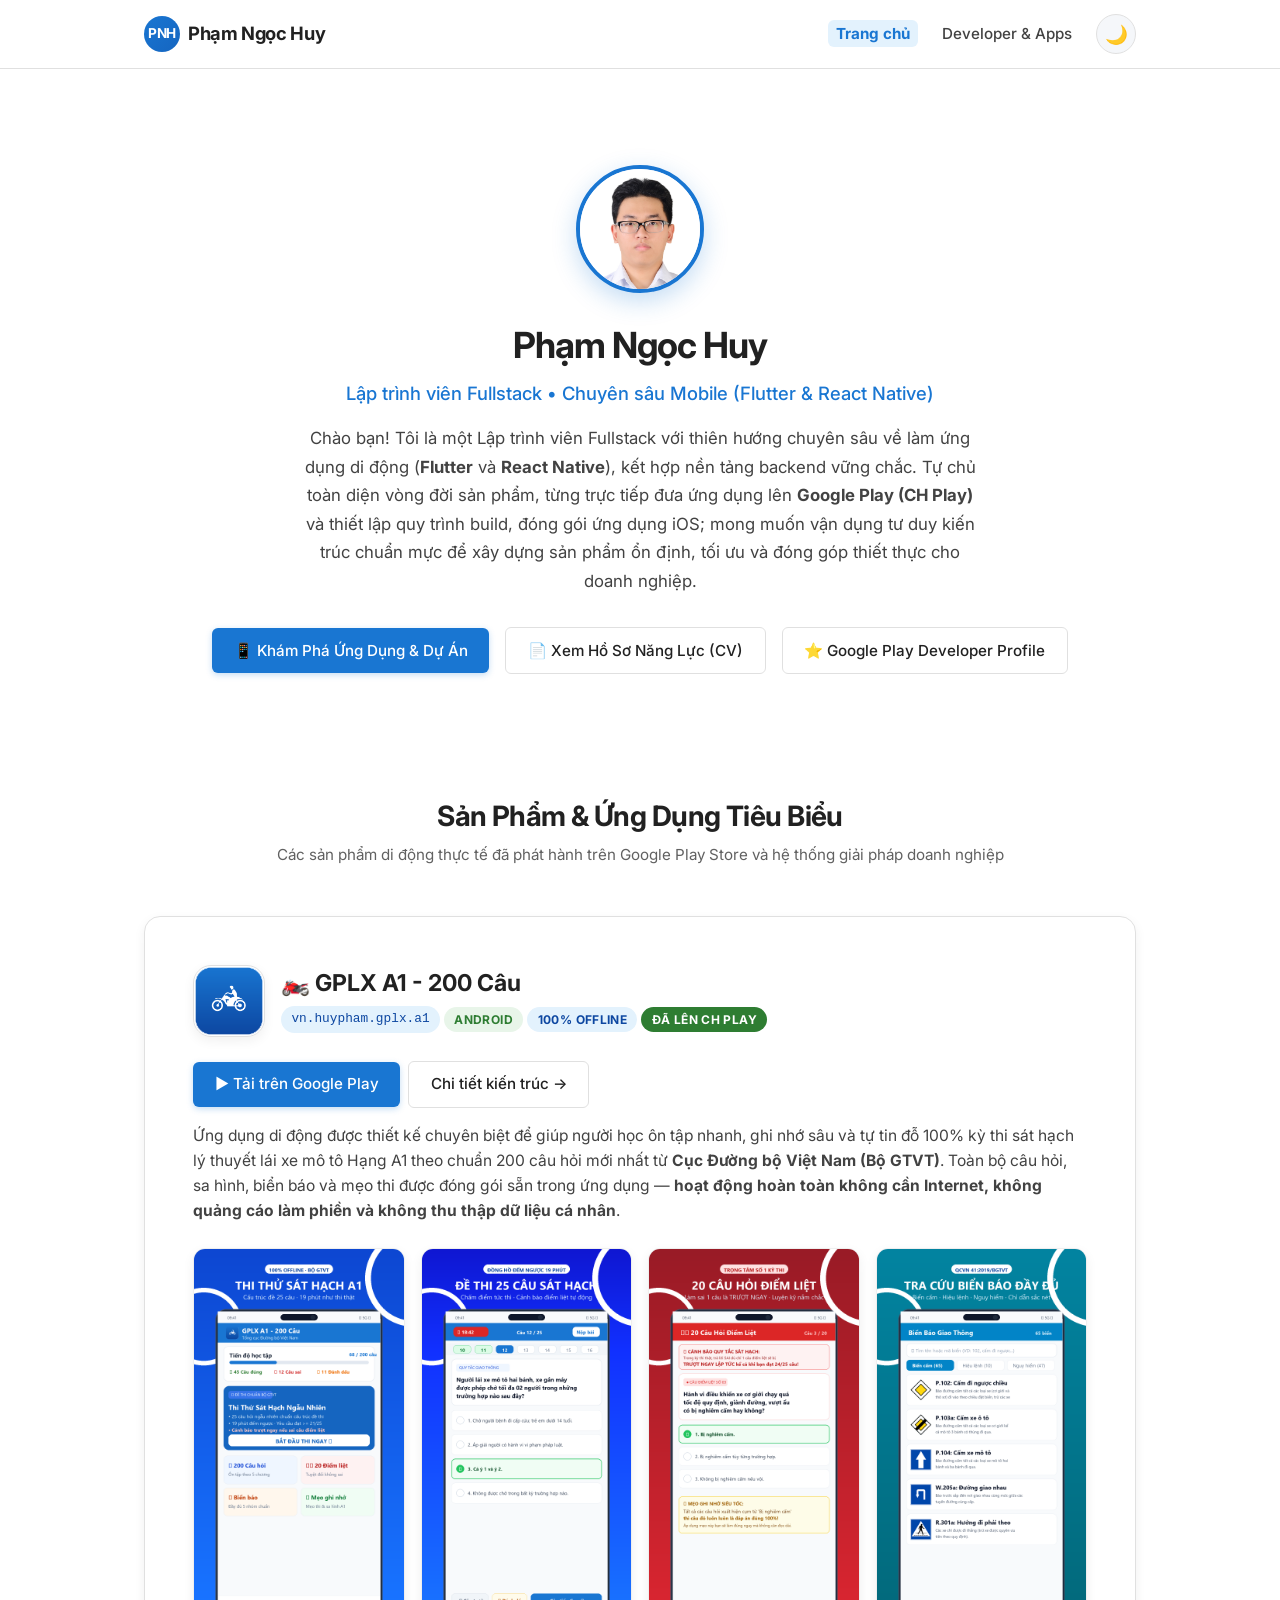
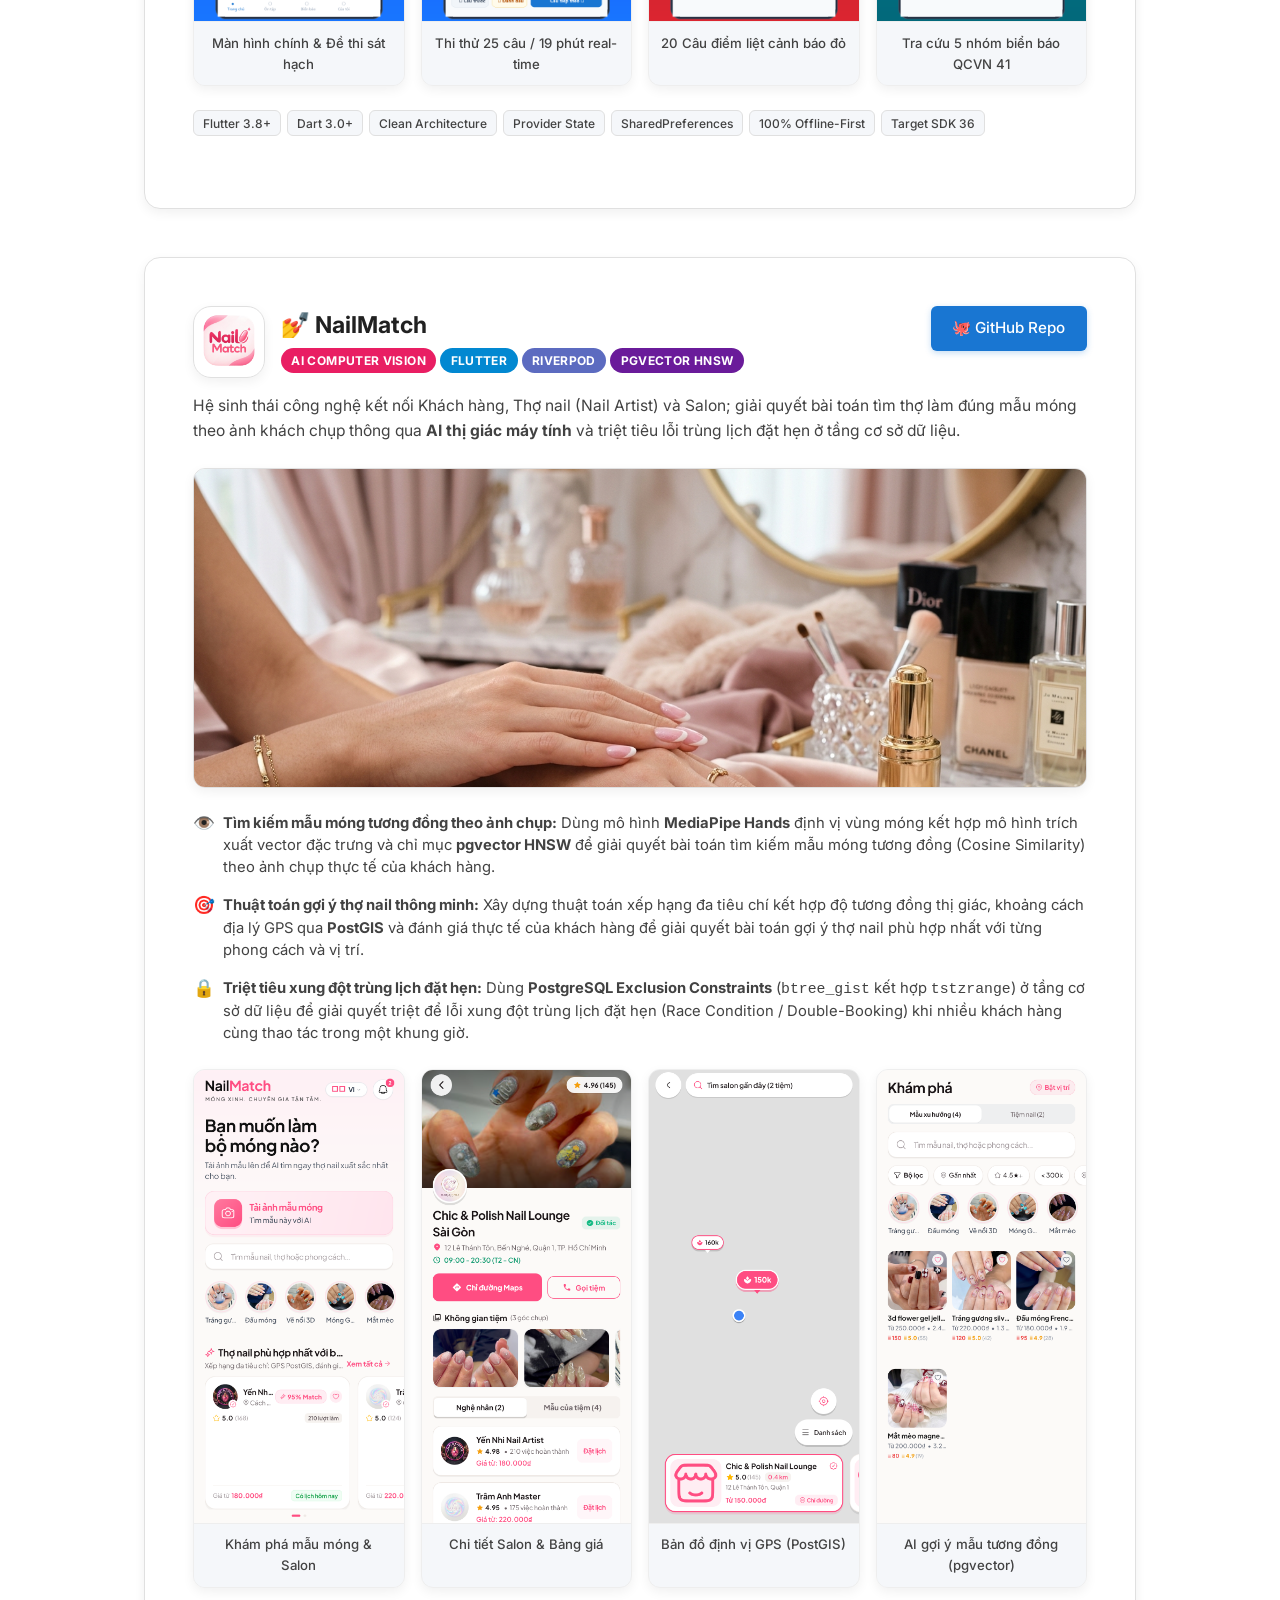
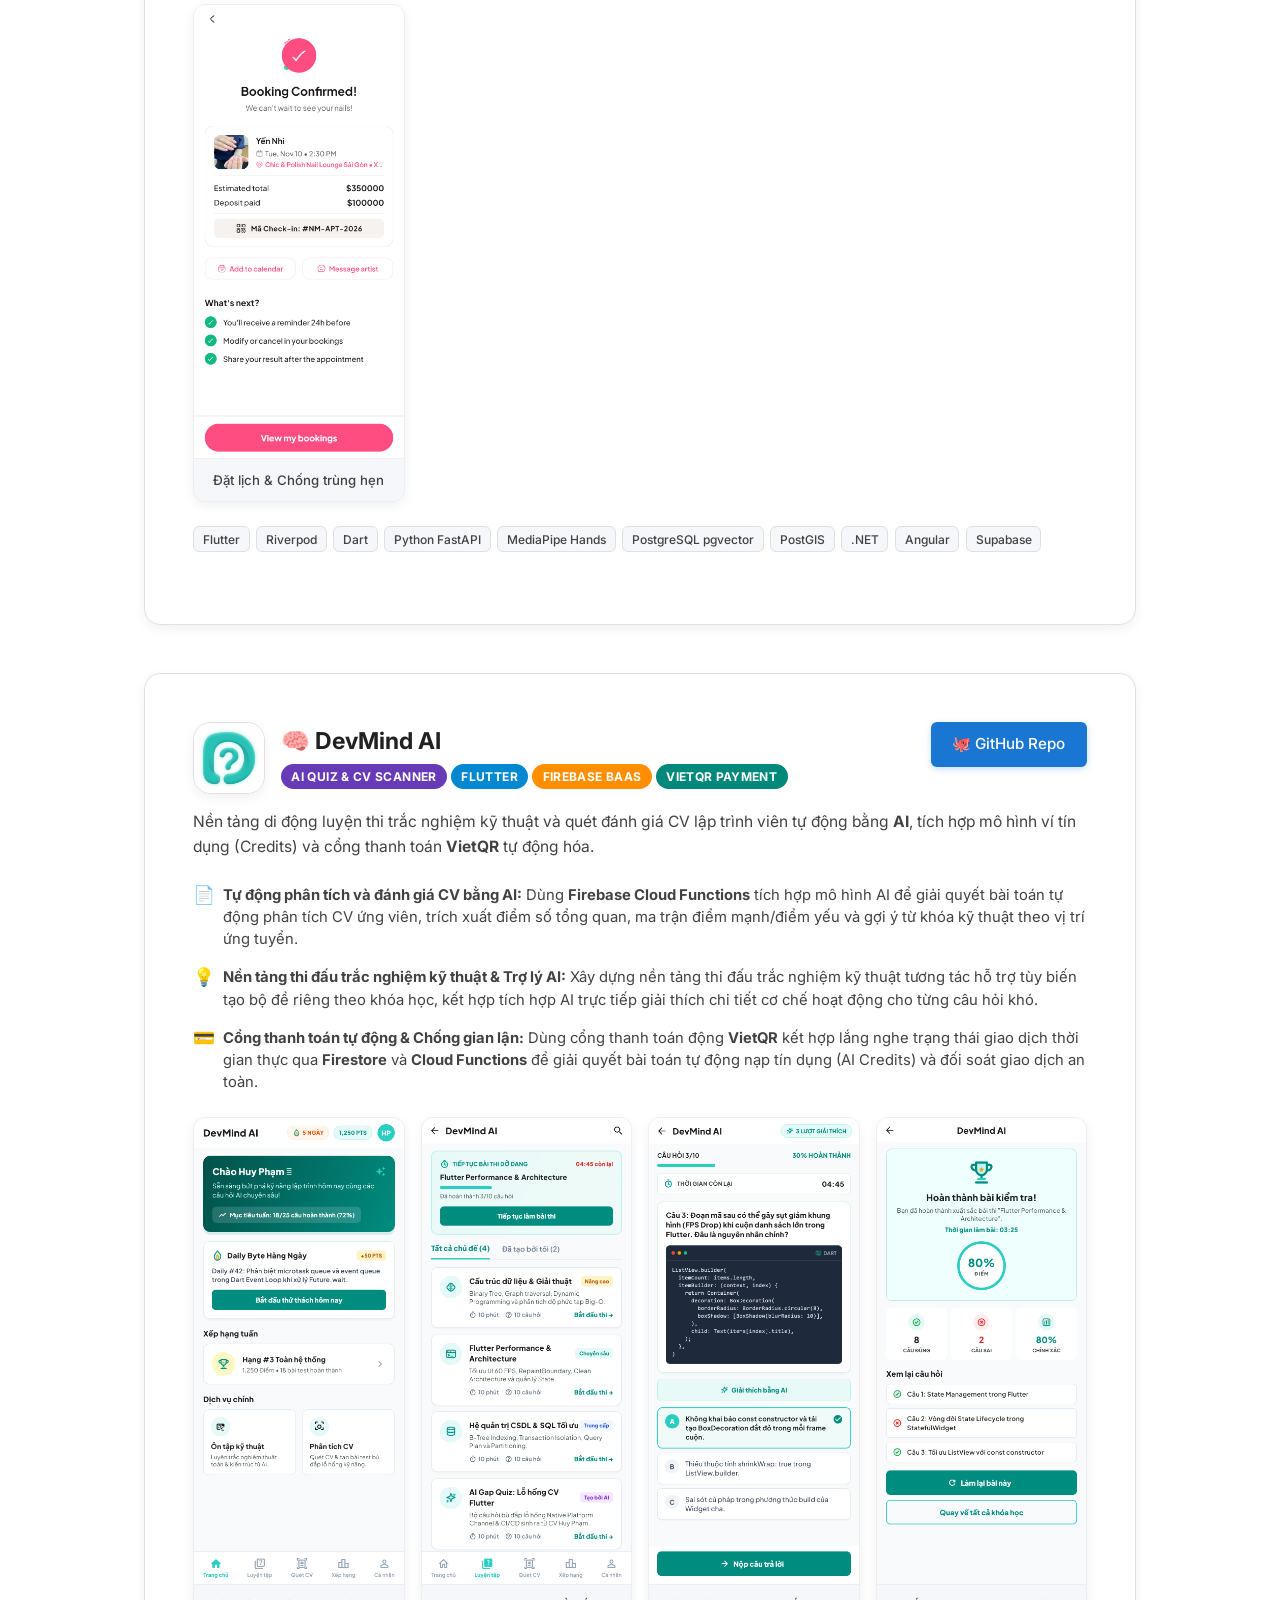
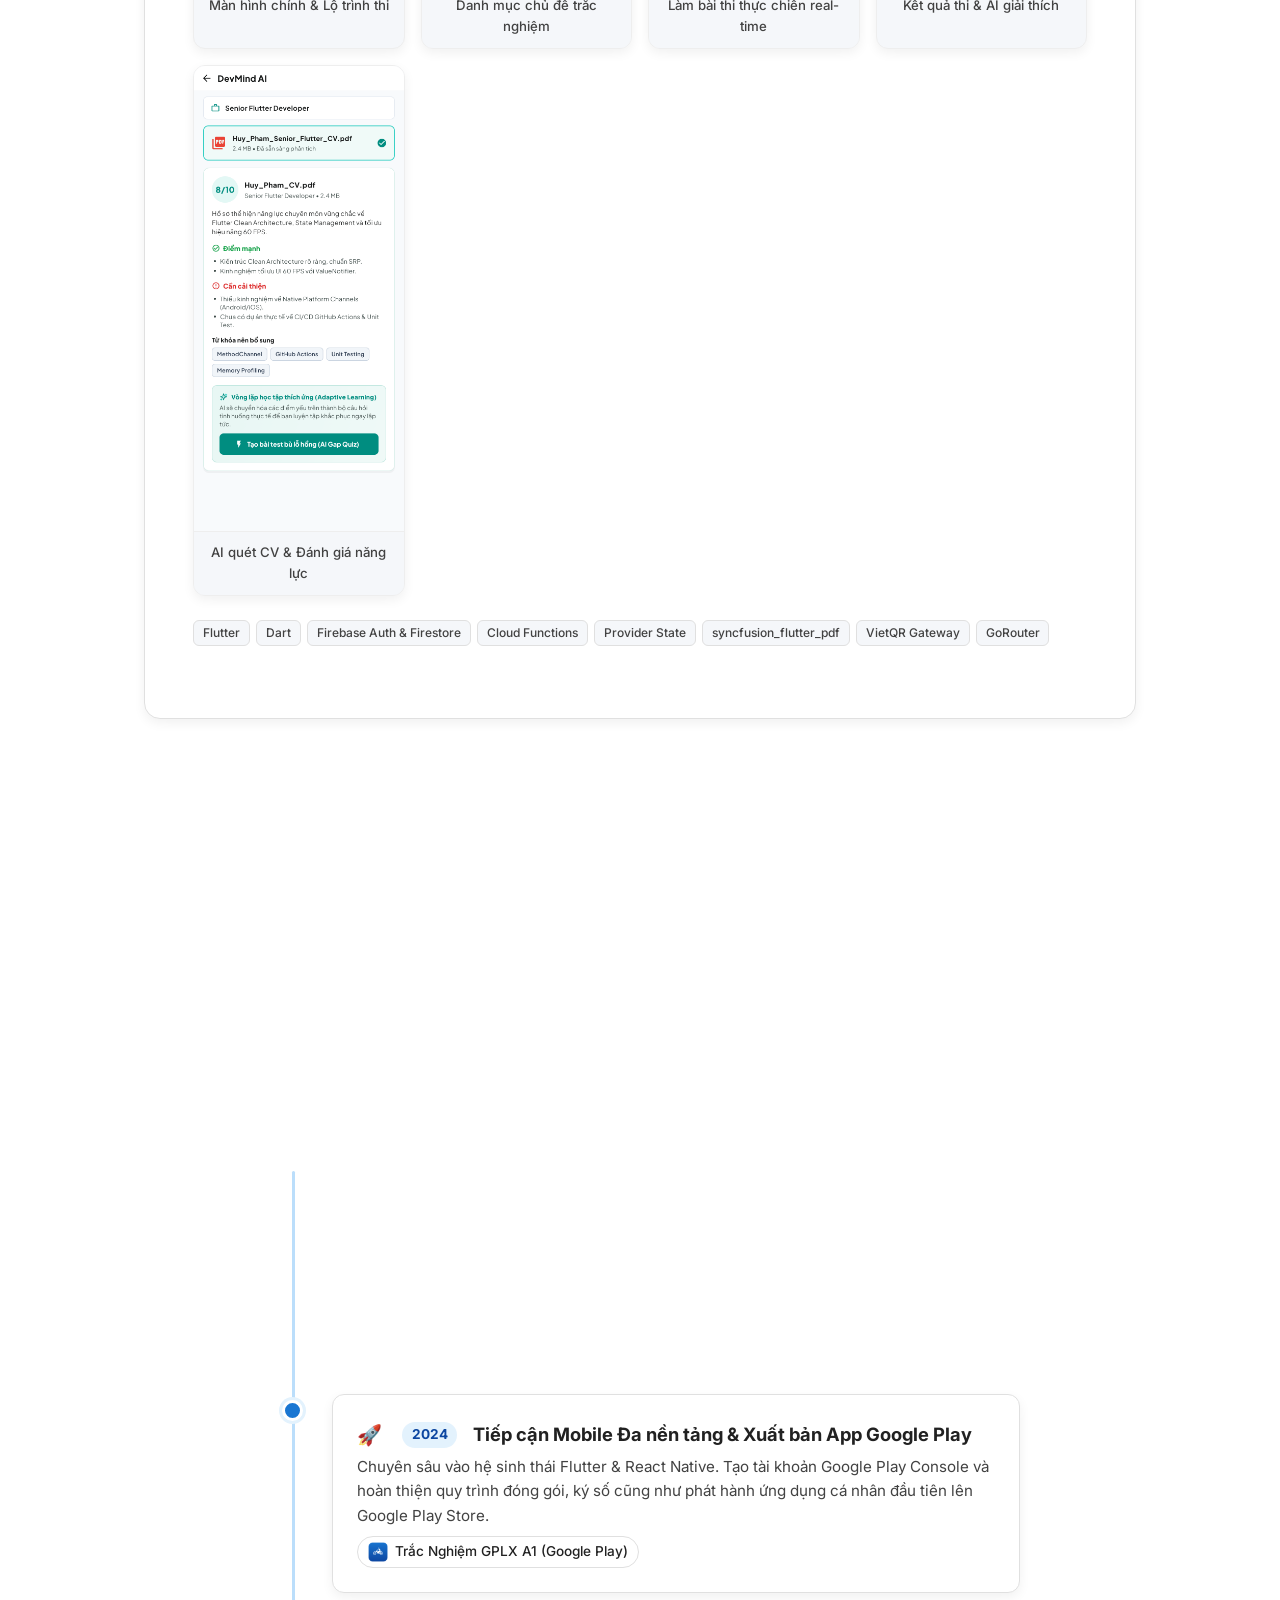
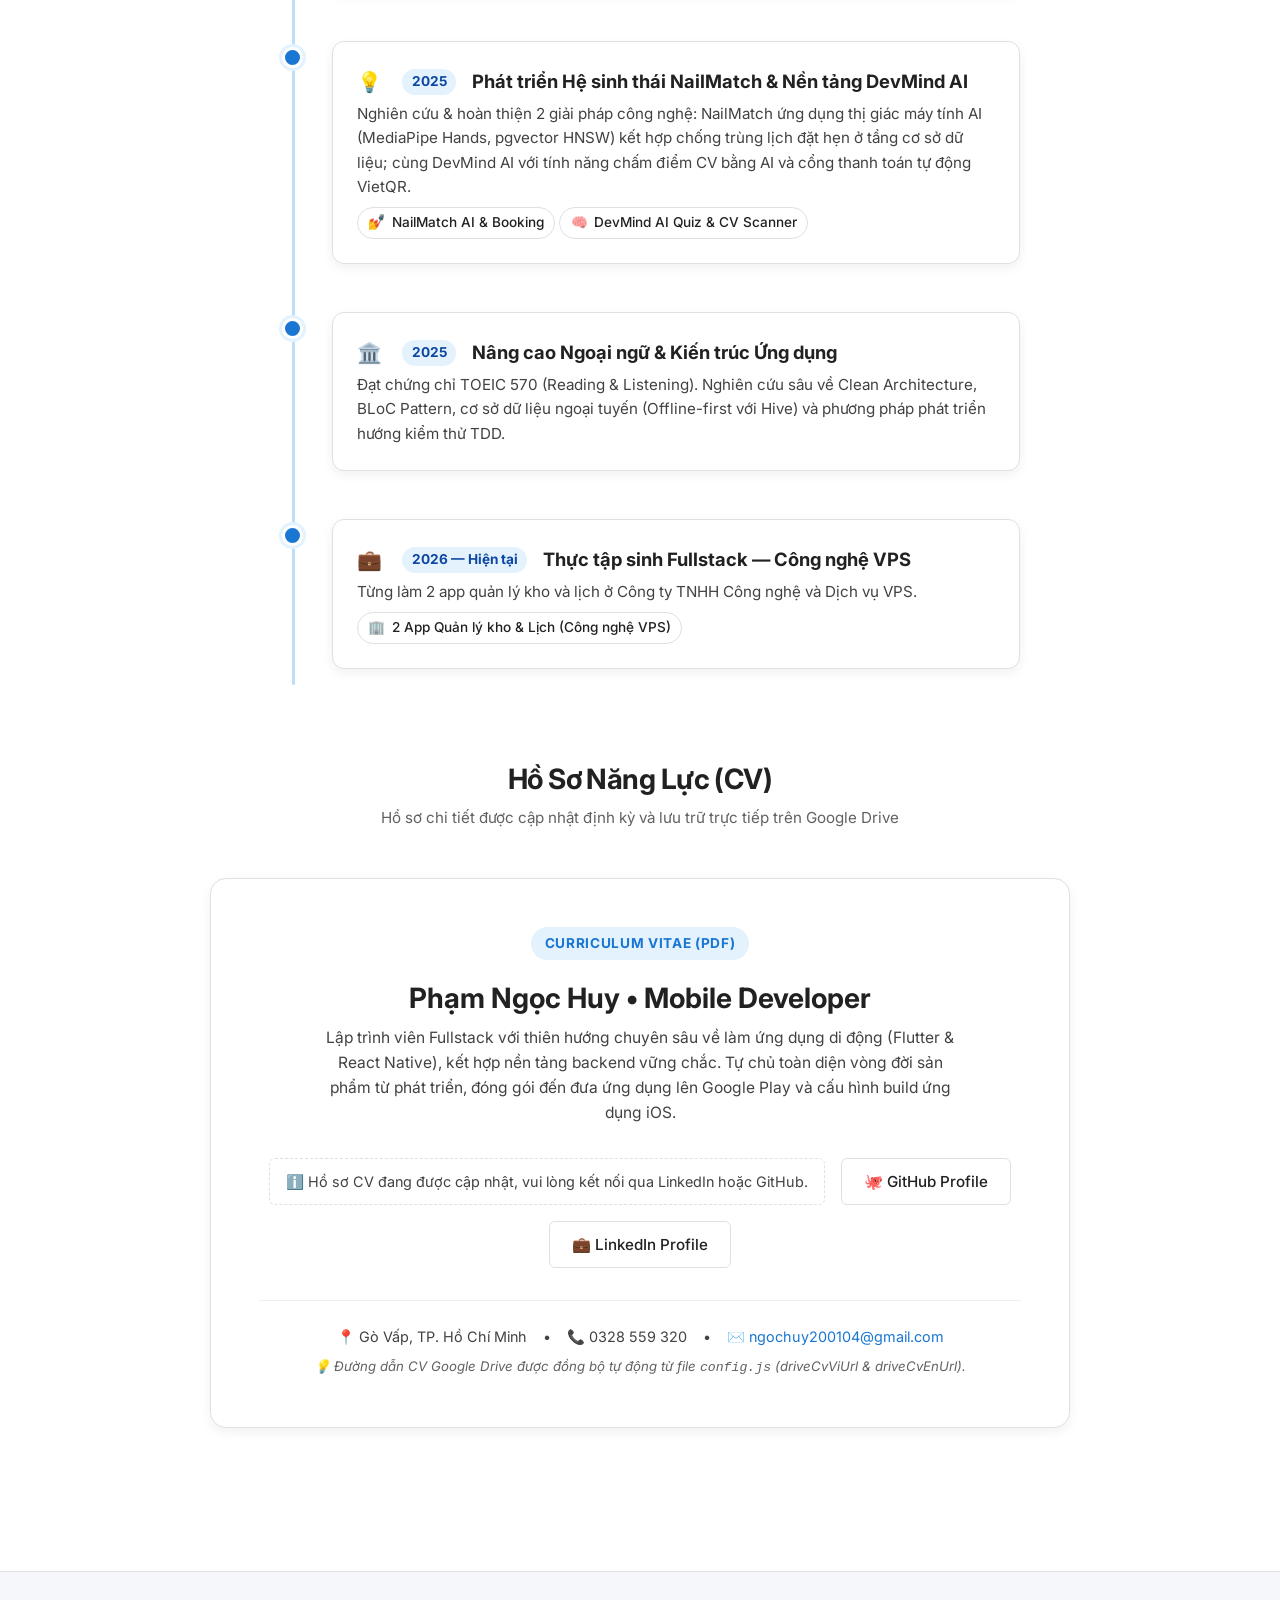
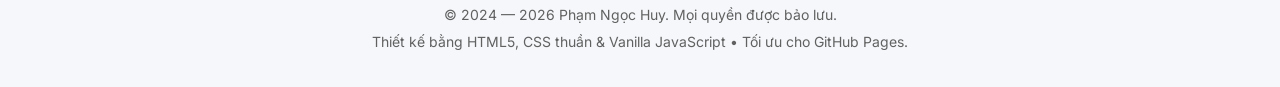
<file: index.html>
<!DOCTYPE html>
<html lang="vi">
<head>
  <meta charset="UTF-8">
  <meta name="viewport" content="width=device-width, initial-scale=1.0">
  <title>Phạm Ngọc Huy — Mobile Developer Portfolio &amp; Published Apps</title>
  <meta name="description" content="Website cá nhân &amp; Hồ sơ năng lực của Phạm Ngọc Huy — Kỹ sư Lập trình Di động (Flutter &amp; React Native), T-Shaped Mobile Engineer.">
  <link rel="icon" type="image/svg+xml" href="assets/favicon.svg">
  
  <!-- Google Fonts: Inter -->
  <link rel="preconnect" href="https://fonts.googleapis.com">
  <link rel="preconnect" href="https://fonts.gstatic.com" crossorigin>
  <link href="https://fonts.googleapis.com/css2?family=Inter:wght@400;500;700&display=swap" rel="stylesheet">
  
  <!-- Shared Stylesheet -->
  <link rel="stylesheet" href="css/style.css">
</head>
<body>

  <!-- ========================================================================
       SITE HEADER & NAVIGATION BAR
       ======================================================================== -->
  <header class="site-header">
    <div class="container nav-container">
      <a href="index.html" class="brand-link" aria-label="Trang chủ Phạm Ngọc Huy">
        <span class="brand-badge">PNH</span>
        <span>Phạm Ngọc Huy</span>
      </a>

      <div class="nav-controls">
        <nav aria-label="Menu chính">
          <ul class="nav-links" id="nav-links">
            <li><a href="index.html" class="nav-link active">Trang chủ</a></li>
            <li><a href="developer.html" class="nav-link">Developer &amp; Apps</a></li>
          </ul>
        </nav>

        <!-- Dark Mode Toggle Button -->
        <button id="theme-toggle" class="theme-toggle" type="button" aria-label="Chuyển đổi giao diện Sáng/Tối" title="Chuyển đổi giao diện">
          🌙
        </button>

        <!-- Mobile Navigation Hamburger -->
        <button id="nav-toggle" class="nav-toggle" type="button" aria-label="Mở menu điều hướng" aria-expanded="false" aria-controls="nav-links">
          ☰
        </button>
      </div>
    </div>
  </header>

  <!-- ========================================================================
       MAIN CONTENT
       ======================================================================== -->
  <main class="main-content">
    <div class="container">
      
      <!-- HERO SECTION -->
      <section class="hero-section reveal" aria-labelledby="hero-title">
        <div class="hero-avatar" aria-label="Avatar Phạm Ngọc Huy">
          <img src="assets/avatar.JPG" alt="Phạm Ngọc Huy" class="hero-avatar-img">
        </div>
        
        <h1 id="hero-title" class="hero-title">Phạm Ngọc Huy</h1>
        <p class="hero-subtitle">Lập trình viên Fullstack &bull; Chuyên sâu Mobile (Flutter &amp; React Native)</p>
        
        <p class="hero-bio">
          Chào bạn! Tôi là một Lập trình viên Fullstack với thiên hướng chuyên sâu về làm ứng dụng di động (<strong>Flutter</strong> và <strong>React Native</strong>), kết hợp nền tảng backend vững chắc. Tự chủ toàn diện vòng đời sản phẩm, từng trực tiếp đưa ứng dụng lên <strong>Google Play (CH Play)</strong> và thiết lập quy trình build, đóng gói ứng dụng iOS; mong muốn vận dụng tư duy kiến trúc chuẩn mực để xây dựng sản phẩm ổn định, tối ưu và đóng góp thiết thực cho doanh nghiệp.
        </p>

        <!-- Call to Action Buttons -->
        <div class="hero-cta">
          <a href="#featured-apps" class="btn btn-primary">📱 Khám Phá Ứng Dụng &amp; Dự Án</a>
          <a href="#cv-section" class="btn btn-outline">📄 Xem Hồ Sơ Năng Lực (CV)</a>
          <a href="developer.html" class="btn btn-outline">⭐ Google Play Developer Profile</a>
        </div>
      </section>

      <!-- ====================================================================
           FEATURED APPS & SHOWCASE SECTION
           ==================================================================== -->
      <section id="featured-apps" class="featured-showcase" aria-labelledby="featured-apps-heading">
        <h2 id="featured-apps-heading" class="section-title reveal">Sản Phẩm &amp; Ứng Dụng Tiêu Biểu</h2>
        <p class="section-desc reveal">Các sản phẩm di động thực tế đã phát hành trên Google Play Store và hệ thống giải pháp doanh nghiệp</p>

        <!-- APP 1: GPLX A1 - 200 CÂU (CH PLAY) -->
        <article id="app-gplx" class="home-app-card reveal">
          <div class="home-app-header">
            <div class="home-app-identity">
              <img src="assets/tracnghiemlaixea1/icon_512x512.png" alt="Icon GPLX A1 - 200 Câu" class="home-app-icon">
              <div class="home-app-info">
                <h3 class="home-app-title">🏍️ GPLX A1 - 200 Câu</h3>
                <div class="home-app-badges">
                  <span class="app-package-badge">vn.huypham.gplx.a1</span>
                  <span class="badge badge-android">Android</span>
                  <span class="badge badge-crossplatform">100% Offline</span>
                  <span class="badge" style="background-color: #2E7D32; color: #FFFFFF;">Đã lên CH Play</span>
                </div>
              </div>
            </div>
            <div class="home-app-actions">
              <a href="#" target="_blank" rel="noopener noreferrer" class="btn btn-primary btn-playstore" data-config="playStoreUrl" title="Mở trang ứng dụng trên Google Play">
                ▶ Tải trên Google Play
              </a>
              <a href="developer.html" class="btn btn-outline" title="Xem chi tiết kỹ thuật và kiến trúc ứng dụng">
                Chi tiết kiến trúc &rarr;
              </a>
            </div>
          </div>

          <p class="home-app-desc">
            Ứng dụng di động được thiết kế chuyên biệt để giúp người học ôn tập nhanh, ghi nhớ sâu và tự tin đỗ 100% kỳ thi sát hạch lý thuyết lái xe mô tô Hạng A1 theo chuẩn 200 câu hỏi mới nhất từ <strong>Cục Đường bộ Việt Nam (Bộ GTVT)</strong>. Toàn bộ câu hỏi, sa hình, biển báo và mẹo thi được đóng gói sẵn trong ứng dụng — <strong>hoạt động hoàn toàn không cần Internet, không quảng cáo làm phiền và không thu thập dữ liệu cá nhân</strong>.
          </p>

          <!-- Screenshots Showcase Gallery -->
          <div class="phone-gallery-scroll">
            <div class="phone-mockup-card">
              <img src="assets/tracnghiemlaixea1/screenshots/screenshot_1_home_exam.png" alt="Màn hình chính &amp; Đề thi sát hạch 25 câu" class="phone-mockup-img" loading="lazy">
              <span class="phone-mockup-caption">Màn hình chính &amp; Đề thi sát hạch</span>
            </div>
            <div class="phone-mockup-card">
              <img src="assets/tracnghiemlaixea1/screenshots/screenshot_2_exam_session.png" alt="Phòng thi mô phỏng 19 phút có đếm ngược" class="phone-mockup-img" loading="lazy">
              <span class="phone-mockup-caption">Thi thử 25 câu / 19 phút real-time</span>
            </div>
            <div class="phone-mockup-card">
              <img src="assets/tracnghiemlaixea1/screenshots/screenshot_3_critical_questions.png" alt="Chuyên đề 20 câu điểm liệt cảnh báo đỏ" class="phone-mockup-img" loading="lazy">
              <span class="phone-mockup-caption">20 Câu điểm liệt cảnh báo đỏ</span>
            </div>
            <div class="phone-mockup-card">
              <img src="assets/tracnghiemlaixea1/screenshots/screenshot_4_traffic_signs.png" alt="Tra cứu biển báo đường bộ chuẩn QCVN 41" class="phone-mockup-img" loading="lazy">
              <span class="phone-mockup-caption">Tra cứu 5 nhóm biển báo QCVN 41</span>
            </div>
          </div>

          <!-- Tech Tags -->
          <div class="tech-tags" style="margin-top: var(--space-md);">
            <span class="tag">Flutter 3.8+</span>
            <span class="tag">Dart 3.0+</span>
            <span class="tag">Clean Architecture</span>
            <span class="tag">Provider State</span>
            <span class="tag">SharedPreferences</span>
            <span class="tag">100% Offline-First</span>
            <span class="tag">Target SDK 36</span>
          </div>
        </article>

        <!-- APP 2: NAILMATCH — AI COMPUTER VISION & REAL-TIME BOOKING -->
        <article id="app-nailmatch" class="home-app-card reveal">
          <div class="home-app-header">
            <div class="home-app-identity">
              <img src="assets/nailmatch/logo.png" alt="Icon NailMatch" class="home-app-icon">
              <div class="home-app-info">
                <h3 class="home-app-title">💅 NailMatch</h3>
                <div class="home-app-badges">
                  <span class="badge" style="background-color: #E91E63; color: #FFFFFF;">AI Computer Vision</span>
                  <span class="badge" style="background-color: #0288D1; color: #FFFFFF;">Flutter</span>
                  <span class="badge" style="background-color: #5C6BC0; color: #FFFFFF;">Riverpod</span>
                  <span class="badge" style="background-color: #6A1B9A; color: #FFFFFF;">pgvector HNSW</span>
                </div>
              </div>
            </div>
            <div class="home-app-actions">
              <a href="https://github.com/shopnail/shopnail" target="_blank" rel="noopener noreferrer" class="btn btn-primary" title="Xem kho mã nguồn NailMatch trên GitHub">
                🐙 GitHub Repo
              </a>
            </div>
          </div>

          <p class="home-app-desc">
            Hệ sinh thái công nghệ kết nối Khách hàng, Thợ nail (Nail Artist) và Salon; giải quyết bài toán tìm thợ làm đúng mẫu móng theo ảnh khách chụp thông qua <strong>AI thị giác máy tính</strong> và triệt tiêu lỗi trùng lịch đặt hẹn ở tầng cơ sở dữ liệu.
          </p>

          <!-- Banner Preview -->
          <div class="app-banner-container" style="max-height: 320px; overflow: hidden; border-radius: var(--border-radius-md); margin-bottom: var(--space-lg);">
            <img src="assets/nailmatch/nail_match_hero.jpg" alt="Banner NailMatch AI &amp; Booking" style="width: 100%; height: auto; object-fit: cover;" loading="lazy">
          </div>

          <ul class="wms-feature-list">
            <li class="wms-feature-item">
              <span class="wms-feature-icon">👁️</span>
              <div><strong>Tìm kiếm mẫu móng tương đồng theo ảnh chụp:</strong> Dùng mô hình <strong>MediaPipe Hands</strong> định vị vùng móng kết hợp mô hình trích xuất vector đặc trưng và chỉ mục <strong>pgvector HNSW</strong> để giải quyết bài toán tìm kiếm mẫu móng tương đồng (Cosine Similarity) theo ảnh chụp thực tế của khách hàng.</div>
            </li>
            <li class="wms-feature-item">
              <span class="wms-feature-icon">🎯</span>
              <div><strong>Thuật toán gợi ý thợ nail thông minh:</strong> Xây dựng thuật toán xếp hạng đa tiêu chí kết hợp độ tương đồng thị giác, khoảng cách địa lý GPS qua <strong>PostGIS</strong> và đánh giá thực tế của khách hàng để giải quyết bài toán gợi ý thợ nail phù hợp nhất với từng phong cách và vị trí.</div>
            </li>
            <li class="wms-feature-item">
              <span class="wms-feature-icon">🔒</span>
              <div><strong>Triệt tiêu xung đột trùng lịch đặt hẹn:</strong> Dùng <strong>PostgreSQL Exclusion Constraints</strong> (<code>btree_gist</code> kết hợp <code>tstzrange</code>) ở tầng cơ sở dữ liệu để giải quyết triệt để lỗi xung đột trùng lịch đặt hẹn (Race Condition / Double-Booking) khi nhiều khách hàng cùng thao tác trong một khung giờ.</div>
            </li>
          </ul>

          <!-- Screenshots Showcase Gallery -->
          <div class="phone-gallery-scroll">
            <div class="phone-mockup-card">
              <img src="assets/nailmatch/01_home_discovery.png" alt="Màn hình khám phá salon &amp; xu hướng mẫu nail" class="phone-mockup-img" loading="lazy">
              <span class="phone-mockup-caption">Khám phá mẫu móng &amp; Salon</span>
            </div>
            <div class="phone-mockup-card">
              <img src="assets/nailmatch/02_salon_detail.png" alt="Chi tiết salon, bảng giá dịch vụ &amp; đội ngũ thợ" class="phone-mockup-img" loading="lazy">
              <span class="phone-mockup-caption">Chi tiết Salon &amp; Bảng giá</span>
            </div>
            <div class="phone-mockup-card">
              <img src="assets/nailmatch/03_map_discovery.png" alt="Bản đồ định vị tìm salon gần nhất GPS PostGIS" class="phone-mockup-img" loading="lazy">
              <span class="phone-mockup-caption">Bản đồ định vị GPS (PostGIS)</span>
            </div>
            <div class="phone-mockup-card">
              <img src="assets/nailmatch/04_inspiration_feed.png" alt="AI trích xuất vector và gợi ý mẫu móng tương đồng MediaPipe &amp; pgvector" class="phone-mockup-img" loading="lazy">
              <span class="phone-mockup-caption">AI gợi ý mẫu tương đồng (pgvector)</span>
            </div>
            <div class="phone-mockup-card">
              <img src="assets/nailmatch/05_booking_confirmation.png" alt="Xác nhận đặt lịch hẹn triệt tiêu xung đột giờ trùng lặp" class="phone-mockup-img" loading="lazy">
              <span class="phone-mockup-caption">Đặt lịch &amp; Chống trùng hẹn</span>
            </div>
          </div>

          <!-- Tech Tags -->
          <div class="tech-tags" style="margin-top: var(--space-md);">
            <span class="tag">Flutter</span>
            <span class="tag">Riverpod</span>
            <span class="tag">Dart</span>
            <span class="tag">Python FastAPI</span>
            <span class="tag">MediaPipe Hands</span>
            <span class="tag">PostgreSQL pgvector</span>
            <span class="tag">PostGIS</span>
            <span class="tag">.NET</span>
            <span class="tag">Angular</span>
            <span class="tag">Supabase</span>
          </div>
        </article>

        <!-- APP 3: DEVMIND AI — QUIZ PLATFORM & AI CV SCANNER -->
        <article id="app-devmind" class="home-app-card reveal">
          <div class="home-app-header">
            <div class="home-app-identity">
              <img src="assets/devmind/logo_app.jpg" alt="Icon DevMind AI" class="home-app-icon">
              <div class="home-app-info">
                <h3 class="home-app-title">🧠 DevMind AI</h3>
                <div class="home-app-badges">
                  <span class="badge" style="background-color: #673AB7; color: #FFFFFF;">AI Quiz &amp; CV Scanner</span>
                  <span class="badge" style="background-color: #0288D1; color: #FFFFFF;">Flutter</span>
                  <span class="badge" style="background-color: #FF8F00; color: #FFFFFF;">Firebase BaaS</span>
                  <span class="badge" style="background-color: #00897B; color: #FFFFFF;">VietQR Payment</span>
                </div>
              </div>
            </div>
            <div class="home-app-actions">
              <a href="https://github.com/huypham200104/DevMind" target="_blank" rel="noopener noreferrer" class="btn btn-primary" title="Xem kho mã nguồn DevMind trên GitHub">
                🐙 GitHub Repo
              </a>
            </div>
          </div>

          <p class="home-app-desc">
            Nền tảng di động luyện thi trắc nghiệm kỹ thuật và quét đánh giá CV lập trình viên tự động bằng <strong>AI</strong>, tích hợp mô hình ví tín dụng (Credits) và cổng thanh toán <strong>VietQR</strong> tự động hóa.
          </p>

          <ul class="wms-feature-list">
            <li class="wms-feature-item">
              <span class="wms-feature-icon">📄</span>
              <div><strong>Tự động phân tích và đánh giá CV bằng AI:</strong> Dùng <strong>Firebase Cloud Functions</strong> tích hợp mô hình AI để giải quyết bài toán tự động phân tích CV ứng viên, trích xuất điểm số tổng quan, ma trận điểm mạnh/điểm yếu và gợi ý từ khóa kỹ thuật theo vị trí ứng tuyển.</div>
            </li>
            <li class="wms-feature-item">
              <span class="wms-feature-icon">💡</span>
              <div><strong>Nền tảng thi đấu trắc nghiệm kỹ thuật &amp; Trợ lý AI:</strong> Xây dựng nền tảng thi đấu trắc nghiệm kỹ thuật tương tác hỗ trợ tùy biến tạo bộ đề riêng theo khóa học, kết hợp tích hợp AI trực tiếp giải thích chi tiết cơ chế hoạt động cho từng câu hỏi khó.</div>
            </li>
            <li class="wms-feature-item">
              <span class="wms-feature-icon">💳</span>
              <div><strong>Cổng thanh toán tự động &amp; Chống gian lận:</strong> Dùng cổng thanh toán động <strong>VietQR</strong> kết hợp lắng nghe trạng thái giao dịch thời gian thực qua <strong>Firestore</strong> và <strong>Cloud Functions</strong> để giải quyết bài toán tự động nạp tín dụng (AI Credits) và đối soát giao dịch an toàn.</div>
            </li>
          </ul>

          <!-- Screenshots Showcase Gallery -->
          <div class="phone-gallery-scroll">
            <div class="phone-mockup-card">
              <img src="assets/devmind/01_home_screen.png" alt="Màn hình chính &amp; Lộ trình luyện thi trắc nghiệm kỹ thuật" class="phone-mockup-img" loading="lazy">
              <span class="phone-mockup-caption">Màn hình chính &amp; Lộ trình thi</span>
            </div>
            <div class="phone-mockup-card">
              <img src="assets/devmind/02_quiz_catalog.png" alt="Danh mục chủ đề trắc nghiệm kỹ thuật và kiến trúc" class="phone-mockup-img" loading="lazy">
              <span class="phone-mockup-caption">Danh mục chủ đề trắc nghiệm</span>
            </div>
            <div class="phone-mockup-card">
              <img src="assets/devmind/03_quiz_question.png" alt="Phòng thi trắc nghiệm tương tác &amp; Đồng hồ bấm giờ real-time" class="phone-mockup-img" loading="lazy">
              <span class="phone-mockup-caption">Làm bài thi thực chiến real-time</span>
            </div>
            <div class="phone-mockup-card">
              <img src="assets/devmind/04_quiz_result.png" alt="Kết quả bài thi &amp; Trợ lý AI giải thích chi tiết đáp án" class="phone-mockup-img" loading="lazy">
              <span class="phone-mockup-caption">Kết quả thi &amp; AI giải thích</span>
            </div>
            <div class="phone-mockup-card">
              <img src="assets/devmind/05_cv_scanner.png" alt="AI tự động quét CV &amp; Phân tích ma trận kỹ năng chuyên sâu" class="phone-mockup-img" loading="lazy">
              <span class="phone-mockup-caption">AI quét CV &amp; Đánh giá năng lực</span>
            </div>
          </div>

          <!-- Tech Tags -->
          <div class="tech-tags" style="margin-top: var(--space-md);">
            <span class="tag">Flutter</span>
            <span class="tag">Dart</span>
            <span class="tag">Firebase Auth &amp; Firestore</span>
            <span class="tag">Cloud Functions</span>
            <span class="tag">Provider State</span>
            <span class="tag">syncfusion_flutter_pdf</span>
            <span class="tag">VietQR Gateway</span>
            <span class="tag">GoRouter</span>
          </div>
        </article>

        <!-- APP 4: DỰ ÁN DOANH NGHIỆP — CÔNG TY TNHH CÔNG NGHỆ VÀ DỊCH VỤ VPS -->
        <article id="app-vps-enterprise" class="home-app-card reveal">
          <div class="home-app-header">
            <div class="home-app-identity">
              <div class="home-app-icon app-icon-squircle" style="background: linear-gradient(135deg, #0288D1, #4527A0);" aria-label="Icon Dự Án Doanh Nghiệp VPS">
                <svg viewBox="0 0 24 24" width="36" height="36" fill="none" stroke="#FFFFFF" stroke-width="2" stroke-linecap="round" stroke-linejoin="round">
                  <rect width="20" height="14" x="2" y="7" rx="2" ry="2"></rect>
                  <path d="M16 21V5a2 2 0 0 0-2-2h-4a2 2 0 0 0-2 2v16"></path>
                </svg>
              </div>
              <div class="home-app-info">
                <h3 class="home-app-title">🏢 Ứng Dụng Quản Lý Kho &amp; Quản Lý Lịch</h3>
                <div class="home-app-badges">
                  <span class="badge" style="background-color: #0288D1; color: #FFFFFF;">Công nghệ &amp; Dịch vụ VPS</span>
                  <span class="badge badge-crossplatform">React Native</span>
                  <span class="badge" style="background-color: #455A64; color: #FFFFFF;">Bảo Mật Nội Bộ</span>
                </div>
              </div>
            </div>
            <div class="home-app-actions">
              <a href="#timeline-section" class="btn btn-outline" title="Xem cột mốc kinh nghiệm tại Công nghệ VPS">
                Xem Kinh Nghiệm VPS &rarr;
              </a>
            </div>
          </div>

          <p class="home-app-desc" style="margin-bottom: 0;">
            Tôi từng làm 2 app quản lý kho và lịch ở Công ty TNHH Công nghệ và Dịch vụ VPS.
          </p>
        </article>
      </section>

      <!-- MY HISTORY SECTION (VERTICAL TIMELINE) -->
      <section id="timeline-section" class="timeline-section" aria-labelledby="timeline-heading">
        <h2 id="timeline-heading" class="section-title reveal">Hành Trình &amp; Cột Mốc</h2>
        <p class="section-desc reveal">Các mốc thời gian đánh dấu sự trưởng thành trong quá trình học tập và làm nghề</p>

        <div class="timeline" role="list">
          
          <!-- TIMELINE ITEM 1: 2022 -->
          <article class="timeline-item reveal" role="listitem">
            <span class="timeline-dot" aria-hidden="true"></span>
            <div class="timeline-card">
              <div class="timeline-header">
                <span class="timeline-badge" aria-hidden="true">🎓</span>
                <span class="timeline-year">2022</span>
                <h3 class="timeline-title">Bắt đầu học Kỹ thuật Phần mềm</h3>
              </div>
              <p class="timeline-desc">
                Nhập học chuyên ngành Kỹ thuật Phần mềm tại Trường Đại học Công nghệ TP.HCM (HUTECH). Bắt đầu làm quen với tư duy lập trình cấu trúc, thuật toán và các kiến trúc phần mềm cốt lõi.
              </p>
            </div>
          </article>

          <!-- TIMELINE ITEM 2: 2024 -->
          <article class="timeline-item reveal" role="listitem">
            <span class="timeline-dot" aria-hidden="true"></span>
            <div class="timeline-card">
              <div class="timeline-header">
                <span class="timeline-badge" aria-hidden="true">🚀</span>
                <span class="timeline-year">2024</span>
                <h3 class="timeline-title">Tiếp cận Mobile Đa nền tảng &amp; Xuất bản App Google Play</h3>
              </div>
              <p class="timeline-desc">
                Chuyên sâu vào hệ sinh thái Flutter &amp; React Native. Tạo tài khoản Google Play Console và hoàn thiện quy trình đóng gói, ký số cũng như phát hành ứng dụng cá nhân đầu tiên lên Google Play Store.
              </p>
              <div class="timeline-project-chips">
                <a href="#app-gplx" class="timeline-chip" title="Xem chi tiết ứng dụng Trắc Nghiệm GPLX A1">
                  <img src="assets/tracnghiemlaixea1/icon_512x512.png" alt="Icon Trắc Nghiệm GPLX A1" class="timeline-chip-img">
                  Trắc Nghiệm GPLX A1 (Google Play)
                </a>
              </div>
            </div>
          </article>

          <!-- TIMELINE ITEM 3: 2025 (NAILMATCH & DEVMIND AI) -->
          <article class="timeline-item reveal" role="listitem">
            <span class="timeline-dot" aria-hidden="true"></span>
            <div class="timeline-card">
              <div class="timeline-header">
                <span class="timeline-badge" aria-hidden="true">💡</span>
                <span class="timeline-year">2025</span>
                <h3 class="timeline-title">Phát triển Hệ sinh thái NailMatch &amp; Nền tảng DevMind AI</h3>
              </div>
              <p class="timeline-desc">
                Nghiên cứu &amp; hoàn thiện 2 giải pháp công nghệ: NailMatch ứng dụng thị giác máy tính AI (MediaPipe Hands, pgvector HNSW) kết hợp chống trùng lịch đặt hẹn ở tầng cơ sở dữ liệu; cùng DevMind AI với tính năng chấm điểm CV bằng AI và cổng thanh toán tự động VietQR.
              </p>
              <div class="timeline-project-chips">
                <a href="#app-nailmatch" class="timeline-chip" title="Xem chi tiết ứng dụng NailMatch">
                  <span aria-hidden="true">💅</span> NailMatch AI &amp; Booking
                </a>
                <a href="#app-devmind" class="timeline-chip" title="Xem chi tiết ứng dụng DevMind AI">
                  <span aria-hidden="true">🧠</span> DevMind AI Quiz &amp; CV Scanner
                </a>
              </div>
            </div>
          </article>

          <!-- TIMELINE ITEM 4: 2025 (TOEIC & CLEAN ARCHITECTURE) -->
          <article class="timeline-item reveal" role="listitem">
            <span class="timeline-dot" aria-hidden="true"></span>
            <div class="timeline-card">
              <div class="timeline-header">
                <span class="timeline-badge" aria-hidden="true">🏛️</span>
                <span class="timeline-year">2025</span>
                <h3 class="timeline-title">Nâng cao Ngoại ngữ &amp; Kiến trúc Ứng dụng</h3>
              </div>
              <p class="timeline-desc">
                Đạt chứng chỉ TOEIC 570 (Reading &amp; Listening). Nghiên cứu sâu về Clean Architecture, BLoC Pattern, cơ sở dữ liệu ngoại tuyến (Offline-first với Hive) và phương pháp phát triển hướng kiểm thử TDD.
              </p>
            </div>
          </article>

          <!-- TIMELINE ITEM 5: 2026 -->
          <article class="timeline-item reveal" role="listitem">
            <span class="timeline-dot" aria-hidden="true"></span>
            <div class="timeline-card">
              <div class="timeline-header">
                <span class="timeline-badge" aria-hidden="true">💼</span>
                <span class="timeline-year">2026 — Hiện tại</span>
                <h3 class="timeline-title">Thực tập sinh Fullstack — Công nghệ VPS</h3>
              </div>
              <p class="timeline-desc">
                Từng làm 2 app quản lý kho và lịch ở Công ty TNHH Công nghệ và Dịch vụ VPS.
              </p>
              <div class="timeline-project-chips">
                <a href="#app-vps-enterprise" class="timeline-chip" title="Xem 2 ứng dụng Quản lý kho &amp; Lịch họp (VPS)">
                  <span aria-hidden="true">🏢</span> 2 App Quản lý kho &amp; Lịch (Công nghệ VPS)
                </a>
              </div>
            </div>
          </article>

        </div>
      </section>

      <!-- ====================================================================
           MODERN CV DRIVE CARD SECTION
           ==================================================================== -->
      <section id="cv-section" class="reveal" aria-labelledby="cv-main-heading" style="margin-top: var(--space-3xl); margin-bottom: var(--space-3xl);">
        <h2 id="cv-main-heading" class="section-title">Hồ Sơ Năng Lực (CV)</h2>
        <p class="section-desc">Hồ sơ chi tiết được cập nhật định kỳ và lưu trữ trực tiếp trên Google Drive</p>

        <div class="cv-drive-card">
          <span class="cv-drive-badge">Curriculum Vitae (PDF)</span>
          <h3 class="cv-drive-title">Phạm Ngọc Huy &bull; Mobile Developer</h3>
          <p class="cv-drive-desc">
            Lập trình viên Fullstack với thiên hướng chuyên sâu về làm ứng dụng di động (Flutter &amp; React Native), kết hợp nền tảng backend vững chắc. Tự chủ toàn diện vòng đời sản phẩm từ phát triển, đóng gói đến đưa ứng dụng lên Google Play và cấu hình build ứng dụng iOS.
          </p>

          <div class="cv-drive-actions">
            <a href="#" target="_blank" rel="noopener noreferrer" class="btn btn-primary btn-drive-cv btn-drive-cv-vi" data-config="driveCvViUrl" title="Mở file CV Tiếng Việt trên Google Drive" style="display: none;">
              📄 Mở CV Tiếng Việt (Google Drive)
            </a>
            <a href="#" target="_blank" rel="noopener noreferrer" class="btn btn-outline btn-drive-cv btn-drive-cv-en" data-config="driveCvEnUrl" title="Open English CV on Google Drive" style="display: none;">
              📄 Open English CV (Google Drive)
            </a>
            <div id="cv-empty-notice" class="cv-pending-notice" style="display: inline-flex; align-items: center; gap: 0.5rem; padding: 0.65rem 1rem; border-radius: var(--border-radius-sm); background: var(--bg-secondary); color: var(--text-secondary); font-size: 0.9rem; border: 1px dashed var(--border-color);">
              ℹ️ Hồ sơ CV đang được cập nhật, vui lòng kết nối qua LinkedIn hoặc GitHub.
            </div>
            <a href="https://github.com/huypham200104" target="_blank" rel="noopener noreferrer" class="btn btn-outline" data-config="githubUrl" title="Xem kho mã nguồn trên GitHub">
              🐙 GitHub Profile
            </a>
            <a href="https://www.linkedin.com/in/pham-ngoc-huy-29689b378/" target="_blank" rel="noopener noreferrer" class="btn btn-outline" data-config="linkedinUrl" title="Kết nối qua LinkedIn">
              💼 LinkedIn Profile
            </a>
          </div>

          <div class="cv-quick-meta">
            <span>📍 Gò Vấp, TP. Hồ Chí Minh</span>
            <span>&bull;</span>
            <span>📞 0328 559 320</span>
            <span>&bull;</span>
            <span>✉️ <a href="mailto:ngochuy200104@gmail.com">ngochuy200104@gmail.com</a></span>
          </div>

          <p class="cv-config-hint">
            💡 Đường dẫn CV Google Drive được đồng bộ tự động từ file <code>config.js</code> (driveCvViUrl &amp; driveCvEnUrl).
          </p>
        </div>
      </section>

    </div>
  </main>

  <!-- ========================================================================
       FOOTER
       ======================================================================== -->
  <footer class="site-footer">
    <div class="container">
      <p>&copy; 2024 &mdash; 2026 Phạm Ngọc Huy. Mọi quyền được bảo lưu.</p>
      <p>Thiết kế bằng HTML5, CSS thuần &amp; Vanilla JavaScript &bull; Tối ưu cho GitHub Pages.</p>
    </div>
  </footer>

  <!-- Site Config & JavaScript Interaction Engine -->
  <script src="config.js"></script>
  <script src="js/main.js"></script>
</body>
</html>
</file>
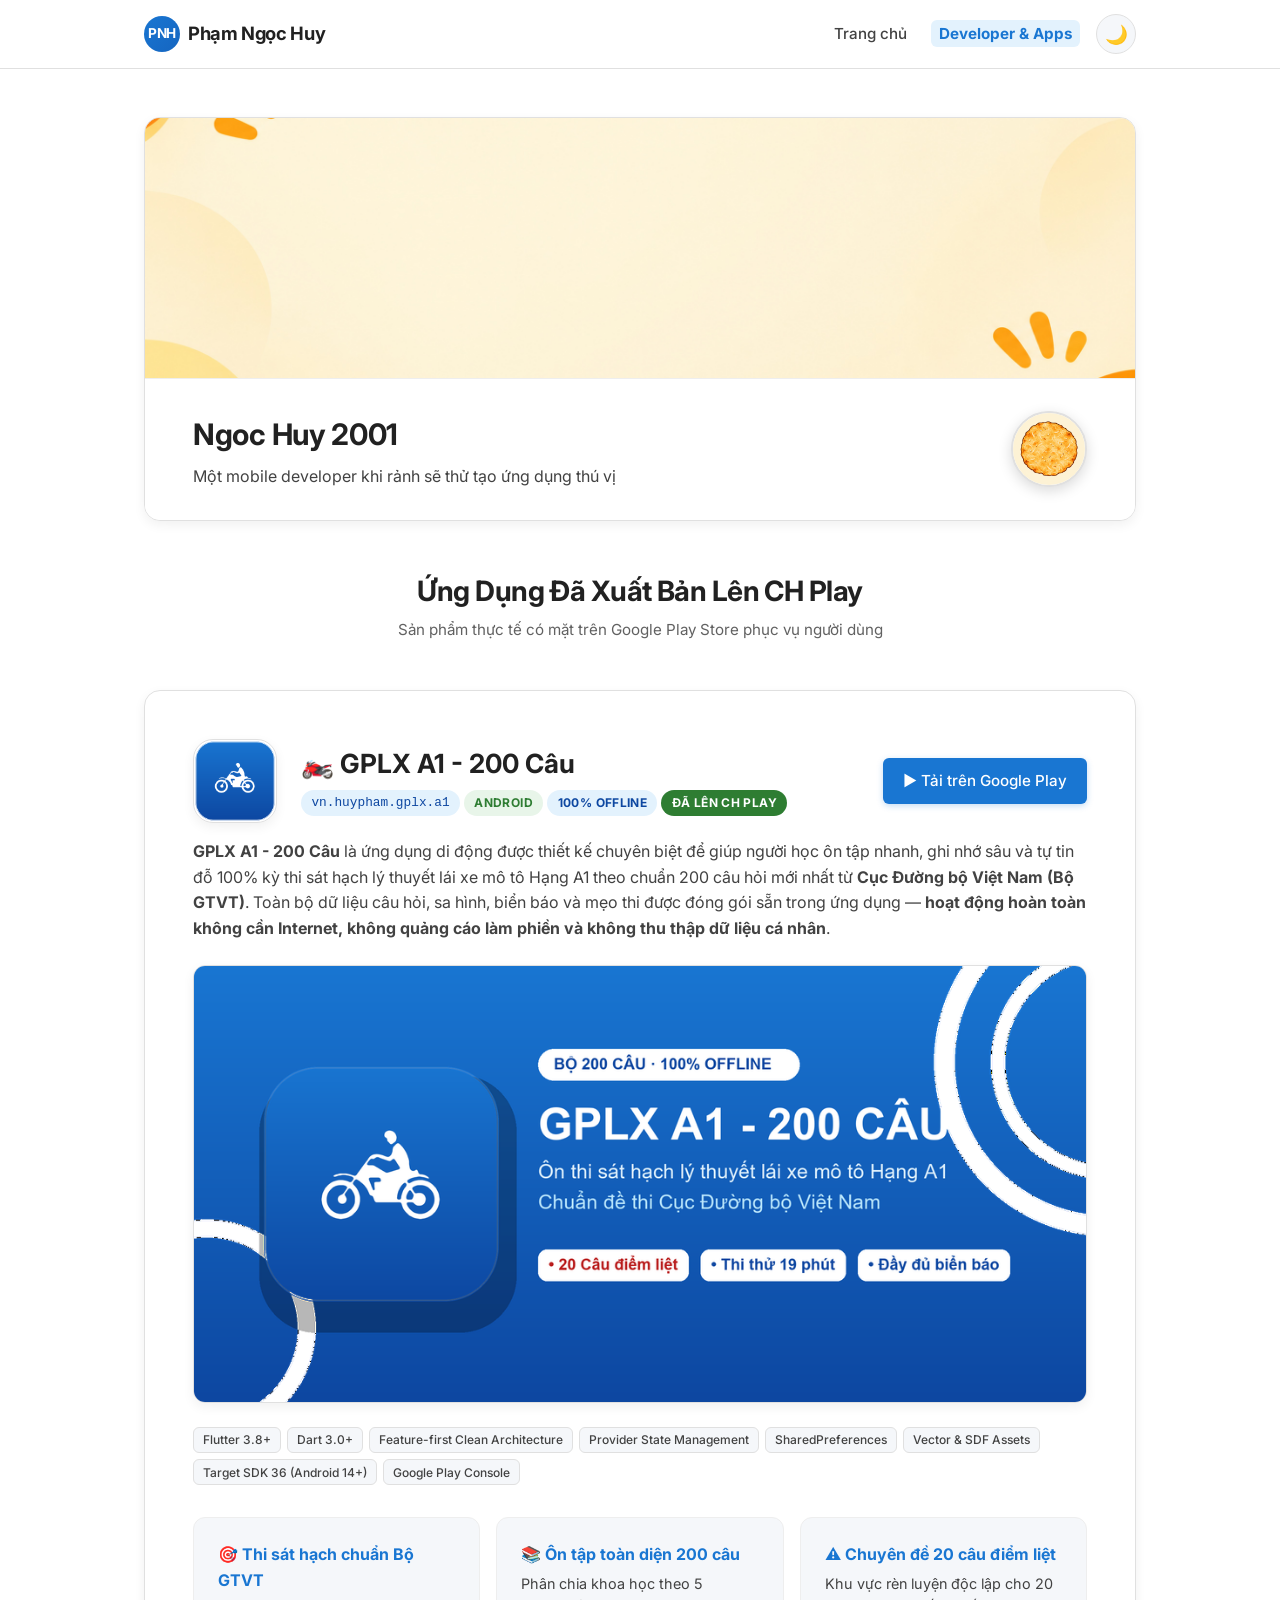
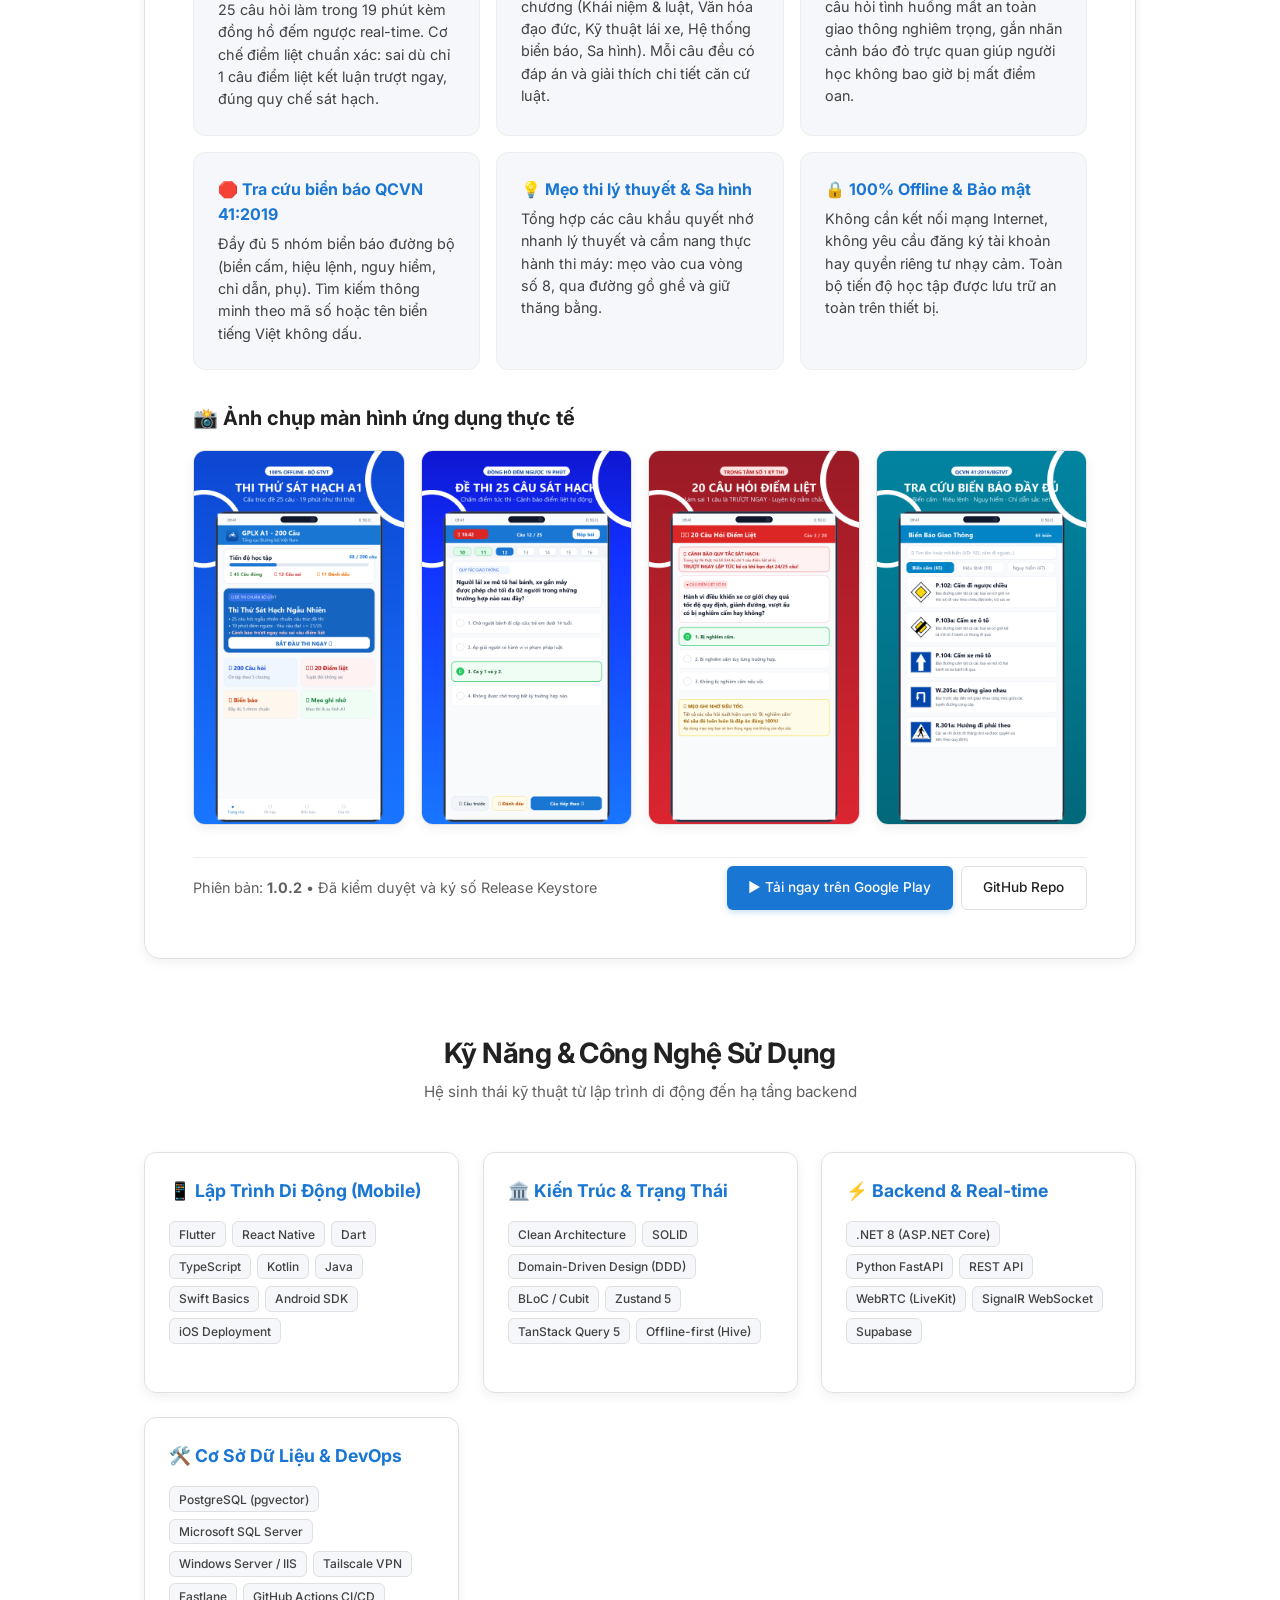
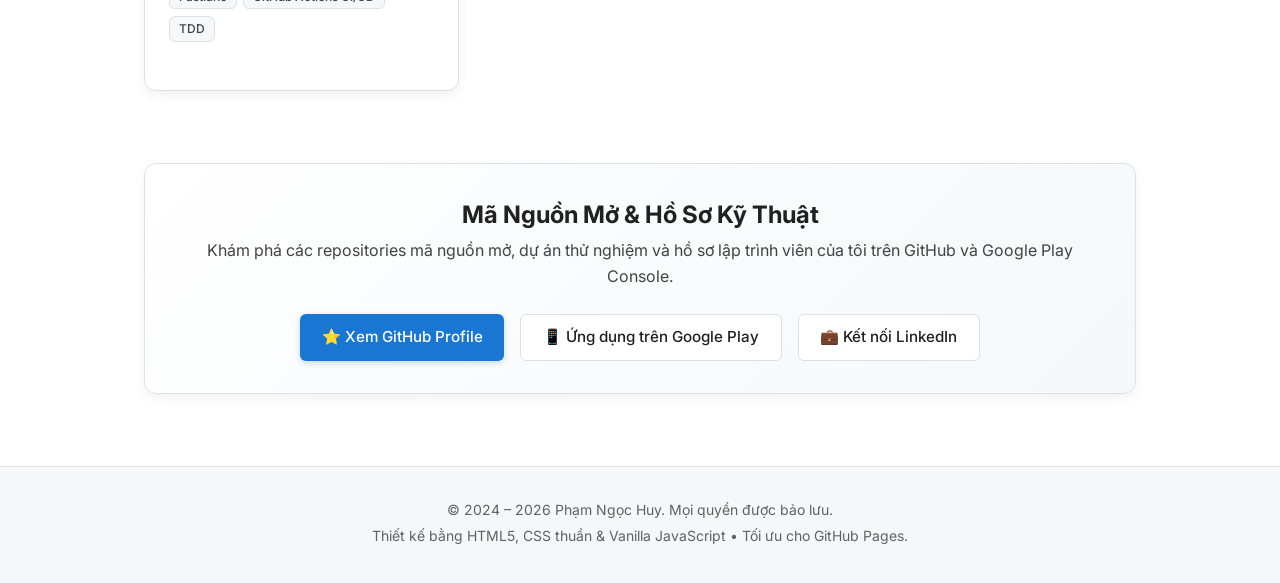
<file: developer.html>
<!DOCTYPE html>
<html lang="vi">
<head>
  <meta charset="UTF-8">
  <meta name="viewport" content="width=device-width, initial-scale=1.0">
  <title>Developer &amp; Published Apps — Phạm Ngọc Huy</title>
  <meta name="description" content="Danh mục ứng dụng di động đã phát hành trên Google Play Store (CH Play) và Tech Stack của Phạm Ngọc Huy — Mobile Developer.">
  <link rel="icon" type="image/svg+xml" href="assets/favicon.svg">
  
  <!-- Google Fonts: Inter -->
  <link rel="preconnect" href="https://fonts.googleapis.com">
  <link rel="preconnect" href="https://fonts.gstatic.com" crossorigin>
  <link href="https://fonts.googleapis.com/css2?family=Inter:wght@400;500;700&display=swap" rel="stylesheet">
  
  <!-- Shared Stylesheet -->
  <link rel="stylesheet" href="css/style.css">
</head>
<body>

  <!-- ========================================================================
       SITE HEADER & NAVIGATION BAR
       ======================================================================== -->
  <header class="site-header">
    <div class="container nav-container">
      <a href="index.html" class="brand-link" aria-label="Trang chủ Phạm Ngọc Huy">
        <span class="brand-badge">PNH</span>
        <span>Phạm Ngọc Huy</span>
      </a>

      <div class="nav-controls">
        <nav aria-label="Menu chính">
          <ul class="nav-links" id="nav-links">
            <li><a href="index.html" class="nav-link">Trang chủ</a></li>
            <li><a href="developer.html" class="nav-link active">Developer &amp; Apps</a></li>
          </ul>
        </nav>

        <!-- Dark Mode Toggle Button -->
        <button id="theme-toggle" class="theme-toggle" type="button" aria-label="Chuyển đổi giao diện Sáng/Tối" title="Chuyển đổi giao diện">
          🌙
        </button>

        <!-- Mobile Navigation Hamburger -->
        <button id="nav-toggle" class="nav-toggle" type="button" aria-label="Mở menu điều hướng" aria-expanded="false" aria-controls="nav-links">
          ☰
        </button>
      </div>
    </div>
  </header>

  <!-- ========================================================================
       MAIN CONTENT: DEVELOPER SHOWCASE
       ======================================================================== -->
  <main class="main-content">
    <div class="container">
      
      <!-- DEVELOPER BRAND HERO (Google Play Developer Profile: Ngoc Huy 2001) -->
      <section class="dev-hero reveal" aria-labelledby="dev-hero-title">
        <!-- Google Play Developer Cover Banner (Yellow/Orange Art) -->
        <div class="dev-cover-banner">
          <img src="assets/background-chplay.jpg" alt="Google Play Developer Cover Art" class="dev-cover-img">
        </div>

        <!-- Google Play Developer Profile Bar (matching user screenshot) -->
        <div class="dev-profile-bar">
          <div class="dev-profile-meta">
            <h1 id="dev-hero-title" class="dev-profile-name">Ngoc Huy 2001</h1>
            <p class="dev-profile-bio">Một mobile developer khi rảnh sẽ thử tạo ứng dụng thú vị</p>
          </div>
          <img src="assets/my-logo-chplay.png" alt="Ngoc Huy 2001 Logo" class="dev-profile-avatar">
        </div>
      </section>

      <!-- SECTION: FEATURED PUBLISHED APP ON CH PLAY -->
      <section class="apps-section" aria-labelledby="apps-heading">
        <h2 id="apps-heading" class="section-title reveal">Ứng Dụng Đã Xuất Bản Lên CH Play</h2>
        <p class="section-desc reveal">Sản phẩm thực tế có mặt trên Google Play Store phục vụ người dùng</p>

        <!-- APP SHOWCASE CARD: GPLX A1 - 200 CÂU -->
        <article class="featured-app-card reveal">
          
          <!-- App Header -->
          <div class="featured-app-header">
            <img src="assets/tracnghiemlaixea1/icon_512x512.png" alt="Icon GPLX A1 - 200 Câu" class="app-main-icon">
            <div class="featured-app-meta" style="flex: 1;">
              <h3>🏍️ GPLX A1 - 200 Câu</h3>
              <div style="display: flex; gap: var(--space-xs); flex-wrap: wrap; align-items: center; margin-bottom: var(--space-xs);">
                <span class="app-package-badge">vn.huypham.gplx.a1</span>
                <span class="badge badge-android">Android</span>
                <span class="badge badge-crossplatform">100% Offline</span>
                <span class="badge" style="background-color: #2E7D32; color: #FFFFFF;">Đã lên CH Play</span>
              </div>
            </div>
            <a href="#" target="_blank" rel="noopener noreferrer" class="btn btn-primary btn-playstore" data-config="playStoreUrl" id="playstore-top-btn" style="display: inline-flex; align-items: center; gap: 0.5rem; font-size: 0.95rem; padding: 0.65rem 1.25rem;">
              ▶ Tải trên Google Play
            </a>
          </div>

          <!-- App Description -->
          <p style="font-size: 1rem; color: var(--text-secondary); line-height: 1.6; margin-bottom: var(--space-md);">
            <strong>GPLX A1 - 200 Câu</strong> là ứng dụng di động được thiết kế chuyên biệt để giúp người học ôn tập nhanh, ghi nhớ sâu và tự tin đỗ 100% kỳ thi sát hạch lý thuyết lái xe mô tô Hạng A1 theo chuẩn 200 câu hỏi mới nhất từ <strong>Cục Đường bộ Việt Nam (Bộ GTVT)</strong>. Toàn bộ dữ liệu câu hỏi, sa hình, biển báo và mẹo thi được đóng gói sẵn trong ứng dụng — <strong>hoạt động hoàn toàn không cần Internet, không quảng cáo làm phiền và không thu thập dữ liệu cá nhân</strong>.
          </p>

          <!-- Feature Graphic Banner -->
          <div class="app-banner-container">
            <img src="assets/tracnghiemlaixea1/banner_feature_graphic_1024x500.png" alt="Banner GPLX A1 - 200 Câu Feature Graphic">
          </div>

          <!-- Tech Stack Tags -->
          <div class="tech-tags" style="margin-top: var(--space-md); margin-bottom: var(--space-lg);">
            <span class="tag">Flutter 3.8+</span>
            <span class="tag">Dart 3.0+</span>
            <span class="tag">Feature-first Clean Architecture</span>
            <span class="tag">Provider State Management</span>
            <span class="tag">SharedPreferences</span>
            <span class="tag">Vector &amp; SDF Assets</span>
            <span class="tag">Target SDK 36 (Android 14+)</span>
            <span class="tag">Google Play Console</span>
          </div>

          <!-- Highlights Grid -->
          <div class="feature-grid">
            <div class="feature-box">
              <h4>🎯 Thi sát hạch chuẩn Bộ GTVT</h4>
              <p>25 câu hỏi làm trong 19 phút kèm đồng hồ đếm ngược real-time. Cơ chế điểm liệt chuẩn xác: sai dù chỉ 1 câu điểm liệt kết luận trượt ngay, đúng quy chế sát hạch.</p>
            </div>

            <div class="feature-box">
              <h4>📚 Ôn tập toàn diện 200 câu</h4>
              <p>Phân chia khoa học theo 5 chương (Khái niệm &amp; luật, Văn hóa đạo đức, Kỹ thuật lái xe, Hệ thống biển báo, Sa hình). Mỗi câu đều có đáp án và giải thích chi tiết căn cứ luật.</p>
            </div>

            <div class="feature-box">
              <h4>⚠️ Chuyên đề 20 câu điểm liệt</h4>
              <p>Khu vực rèn luyện độc lập cho 20 câu hỏi tình huống mất an toàn giao thông nghiêm trọng, gắn nhãn cảnh báo đỏ trực quan giúp người học không bao giờ bị mất điểm oan.</p>
            </div>

            <div class="feature-box">
              <h4>🛑 Tra cứu biển báo QCVN 41:2019</h4>
              <p>Đầy đủ 5 nhóm biển báo đường bộ (biển cấm, hiệu lệnh, nguy hiểm, chỉ dẫn, phụ). Tìm kiếm thông minh theo mã số hoặc tên biển tiếng Việt không dấu.</p>
            </div>

            <div class="feature-box">
              <h4>💡 Mẹo thi lý thuyết &amp; Sa hình</h4>
              <p>Tổng hợp các câu khẩu quyết nhớ nhanh lý thuyết và cẩm nang thực hành thi máy: mẹo vào cua vòng số 8, qua đường gồ ghề và giữ thăng bằng.</p>
            </div>

            <div class="feature-box">
              <h4>🔒 100% Offline &amp; Bảo mật</h4>
              <p>Không cần kết nối mạng Internet, không yêu cầu đăng ký tài khoản hay quyền riêng tư nhạy cảm. Toàn bộ tiến độ học tập được lưu trữ an toàn trên thiết bị.</p>
            </div>
          </div>

          <!-- Screenshots Showcase Gallery -->
          <h4 class="screenshots-heading">📸 Ảnh chụp màn hình ứng dụng thực tế</h4>
          <div class="screenshots-row">
            <div class="screenshot-thumb">
              <img src="assets/tracnghiemlaixea1/screenshots/screenshot_1_home_exam.png" alt="Trang chủ &amp; Thi thử sát hạch" loading="lazy">
            </div>
            <div class="screenshot-thumb">
              <img src="assets/tracnghiemlaixea1/screenshots/screenshot_2_exam_session.png" alt="Đề thi 25 câu &amp; Đồng hồ 19 phút" loading="lazy">
            </div>
            <div class="screenshot-thumb">
              <img src="assets/tracnghiemlaixea1/screenshots/screenshot_3_critical_questions.png" alt="20 Câu điểm liệt trọng tâm" loading="lazy">
            </div>
            <div class="screenshot-thumb">
              <img src="assets/tracnghiemlaixea1/screenshots/screenshot_4_traffic_signs.png" alt="Tra cứu biển báo chuẩn QCVN 41" loading="lazy">
            </div>
          </div>

          <!-- App Bottom Actions -->
          <div class="app-card-actions" style="margin-top: var(--space-lg); justify-content: space-between; flex-wrap: wrap; gap: var(--space-md);">
            <div style="font-size: 0.9rem; color: var(--text-muted);">
              Phiên bản: <strong>1.0.2</strong> &bull; Đã kiểm duyệt và ký số Release Keystore
            </div>
            <div style="display: flex; gap: var(--space-sm);">
              <a href="#" target="_blank" rel="noopener noreferrer" class="btn btn-primary btn-playstore" data-config="playStoreUrl" id="playstore-btn">
                ▶ Tải ngay trên Google Play
              </a>
              <a href="https://github.com/huypham200104" target="_blank" rel="noopener noreferrer" class="btn btn-outline" data-config="githubUrl">
                GitHub Repo
              </a>
            </div>
          </div>

        </article>
      </section>

      <!-- SECTION: TECH STACK BADGES -->
      <section class="tech-stack-section" aria-labelledby="tech-heading">
        <h2 id="tech-heading" class="section-title reveal">Kỹ Năng &amp; Công Nghệ Sử Dụng</h2>
        <p class="section-desc reveal">Hệ sinh thái kỹ thuật từ lập trình di động đến hạ tầng backend</p>

        <div class="tech-cluster-grid">
          
          <!-- MOBILE CLUSTER -->
          <div class="tech-cluster-card reveal">
            <h3>📱 Lập Trình Di Động (Mobile)</h3>
            <div class="tech-tags">
              <span class="tag">Flutter</span>
              <span class="tag">React Native</span>
              <span class="tag">Dart</span>
              <span class="tag">TypeScript</span>
              <span class="tag">Kotlin</span>
              <span class="tag">Java</span>
              <span class="tag">Swift Basics</span>
              <span class="tag">Android SDK</span>
              <span class="tag">iOS Deployment</span>
            </div>
          </div>

          <!-- ARCHITECTURE CLUSTER -->
          <div class="tech-cluster-card reveal">
            <h3>🏛️ Kiến Trúc &amp; Trạng Thái</h3>
            <div class="tech-tags">
              <span class="tag">Clean Architecture</span>
              <span class="tag">SOLID</span>
              <span class="tag">Domain-Driven Design (DDD)</span>
              <span class="tag">BLoC / Cubit</span>
              <span class="tag">Zustand 5</span>
              <span class="tag">TanStack Query 5</span>
              <span class="tag">Offline-first (Hive)</span>
            </div>
          </div>

          <!-- BACKEND & REAL-TIME CLUSTER -->
          <div class="tech-cluster-card reveal">
            <h3>⚡ Backend &amp; Real-time</h3>
            <div class="tech-tags">
              <span class="tag">.NET 8 (ASP.NET Core)</span>
              <span class="tag">Python FastAPI</span>
              <span class="tag">REST API</span>
              <span class="tag">WebRTC (LiveKit)</span>
              <span class="tag">SignalR WebSocket</span>
              <span class="tag">Supabase</span>
            </div>
          </div>

          <!-- DATABASE & DEVOPS CLUSTER -->
          <div class="tech-cluster-card reveal">
            <h3>🛠️ Cơ Sở Dữ Liệu &amp; DevOps</h3>
            <div class="tech-tags">
              <span class="tag">PostgreSQL (pgvector)</span>
              <span class="tag">Microsoft SQL Server</span>
              <span class="tag">Windows Server / IIS</span>
              <span class="tag">Tailscale VPN</span>
              <span class="tag">Fastlane</span>
              <span class="tag">GitHub Actions CI/CD</span>
              <span class="tag">TDD</span>
            </div>
          </div>

        </div>
      </section>

      <!-- SECTION: GITHUB & PROFILES CALLOUT -->
      <section class="github-section reveal" aria-labelledby="github-heading">
        <div class="github-callout">
          <h2 id="github-heading" style="font-size: 1.5rem; font-weight: var(--font-bold); margin-bottom: var(--space-xs); color: var(--text-primary);">
            Mã Nguồn Mở &amp; Hồ Sơ Kỹ Thuật
          </h2>
          <p>
            Khám phá các repositories mã nguồn mở, dự án thử nghiệm và hồ sơ lập trình viên của tôi trên GitHub và Google Play Console.
          </p>
          <div style="display: flex; gap: var(--space-md); justify-content: center; flex-wrap: wrap;">
            <a href="https://github.com/huypham200104" target="_blank" rel="noopener noreferrer" class="btn btn-primary" data-config="githubUrl">
              ⭐ Xem GitHub Profile
            </a>
            <a href="#" target="_blank" rel="noopener noreferrer" class="btn btn-outline btn-playstore" data-config="playStoreUrl">
              📱 Ứng dụng trên Google Play
            </a>
            <a href="https://www.linkedin.com/in/pham-ngoc-huy-29689b378/" target="_blank" rel="noopener noreferrer" class="btn btn-outline" data-config="linkedinUrl">
              💼 Kết nối LinkedIn
            </a>
          </div>
        </div>
      </section>

    </div>
  </main>

  <!-- ========================================================================
       FOOTER
       ======================================================================== -->
  <footer class="site-footer">
    <div class="container">
      <p>&copy; 2024 &ndash; 2026 Phạm Ngọc Huy. Mọi quyền được bảo lưu.</p>
      <p>Thiết kế bằng HTML5, CSS thuần &amp; Vanilla JavaScript &bull; Tối ưu cho GitHub Pages.</p>
    </div>
  </footer>

  <!-- Site Config & JavaScript Interaction Engine -->
  <script src="config.js"></script>
  <script src="js/main.js"></script>
</body>
</html>
</file>
<file: css/style.css>
/* ==========================================================================
   PERSONAL PORTFOLIO DESIGN SYSTEM — PHAM NGOC HUY
   CSS Variables, Typography, Responsive Layout, Dark Mode, Animations & Print
   ========================================================================== */

/* --------------------------------------------------------------------------
   1. CSS Custom Properties (Theme Variables)
   -------------------------------------------------------------------------- */
:root {
  /* Light Theme (Default) */
  --bg-body: #FFFFFF;
  --bg-surface: #F5F7FA;
  --bg-card: #FFFFFF;
  --bg-nav: rgba(255, 255, 255, 0.92);
  --color-primary: #1976D2;
  --color-primary-hover: #1565C0;
  --color-accent: #E3F2FD;
  --color-accent-text: #0D47A1;
  --btn-primary-text: #FFFFFF;
  --text-primary: #212121;
  --text-secondary: #424242;
  --text-muted: #616161;
  --border-color: #E0E0E0;
  --border-color-subtle: #EEEEEE;
  --card-shadow: 0 4px 12px rgba(0, 0, 0, 0.06);
  --card-shadow-hover: 0 8px 24px rgba(25, 118, 210, 0.12);
  --timeline-line-color: #BBDEFB;
  --focus-ring: rgba(25, 118, 210, 0.4);

  /* Spacing Scale */
  --space-xs: 0.25rem;
  --space-sm: 0.5rem;
  --space-md: 1rem;
  --space-lg: 1.5rem;
  --space-xl: 2rem;
  --space-2xl: 3rem;
  --space-3xl: 4.5rem;

  /* Typography */
  --font-family: 'Inter', -apple-system, BlinkMacSystemFont, 'Segoe UI', Roboto, Helvetica, Arial, sans-serif;
  --font-regular: 400;
  --font-medium: 500;
  --font-bold: 700;

  /* Layout */
  --max-width: 1040px;
  --border-radius-sm: 6px;
  --border-radius-md: 12px;
  --border-radius-lg: 16px;
  --border-radius-full: 9999px;
  --transition-normal: 0.3s ease;
}

[data-theme="dark"] {
  /* Dark Theme */
  --bg-body: #121212;
  --bg-surface: #1E1E1E;
  --bg-card: #1E1E1E;
  --bg-nav: rgba(18, 18, 18, 0.92);
  --color-primary: #42A5F5;
  --color-primary-hover: #64B5F6;
  --color-accent: #1A237E;
  --color-accent-text: #BBDEFB;
  --btn-primary-text: #0D1117;
  --text-primary: #FAFAFA;
  --text-secondary: #E0E0E0;
  --text-muted: #9E9E9E;
  --border-color: #333333;
  --border-color-subtle: #272727;
  --card-shadow: 0 4px 14px rgba(0, 0, 0, 0.4);
  --card-shadow-hover: 0 8px 26px rgba(66, 165, 245, 0.2);
  --timeline-line-color: #1E3A8A;
  --focus-ring: rgba(66, 165, 245, 0.5);
}

/* --------------------------------------------------------------------------
   2. Base Reset & Typography
   -------------------------------------------------------------------------- */
*, *::before, *::after {
  box-sizing: border-box;
  margin: 0;
  padding: 0;
}

html {
  font-size: 16px;
  scroll-behavior: smooth;
  -webkit-text-size-adjust: 100%;
}

body {
  font-family: var(--font-family);
  font-weight: var(--font-regular);
  color: var(--text-primary);
  background-color: var(--bg-body);
  line-height: 1.6;
  min-height: 100vh;
  display: flex;
  flex-direction: column;
  transition: background-color var(--transition-normal), color var(--transition-normal);
}

img, svg {
  display: block;
  max-width: 100%;
}

a {
  color: var(--color-primary);
  text-decoration: none;
  transition: color var(--transition-normal);
}

a:hover {
  color: var(--color-primary-hover);
}

button {
  font-family: inherit;
  font-size: inherit;
  cursor: pointer;
  border: none;
  background: none;
}

:focus-visible {
  outline: 3px solid var(--focus-ring);
  outline-offset: 2px;
}

/* --------------------------------------------------------------------------
   3. Container & Layout Grid
   -------------------------------------------------------------------------- */
.container {
  width: 100%;
  max-width: var(--max-width);
  margin-left: auto;
  margin-right: auto;
  padding-left: var(--space-lg);
  padding-right: var(--space-lg);
}

.main-content {
  flex: 1 0 auto;
  padding-top: var(--space-2xl);
  padding-bottom: var(--space-3xl);
}

/* --------------------------------------------------------------------------
   4. Site Header & Navigation Bar
   -------------------------------------------------------------------------- */
.site-header {
  position: sticky;
  top: 0;
  z-index: 1000;
  background-color: var(--bg-nav);
  backdrop-filter: blur(8px);
  -webkit-backdrop-filter: blur(8px);
  border-bottom: 1px solid var(--border-color);
  transition: background-color var(--transition-normal), border-color var(--transition-normal);
}

.nav-container {
  display: flex;
  align-items: center;
  justify-content: space-between;
  height: 4.25rem;
}

.brand-link {
  display: flex;
  align-items: center;
  gap: var(--space-sm);
  color: var(--text-primary);
  font-weight: var(--font-bold);
  font-size: 1.15rem;
  letter-spacing: -0.02em;
}

.brand-link:hover {
  color: var(--color-primary);
}

.brand-badge {
  display: inline-flex;
  align-items: center;
  justify-content: center;
  width: 2.25rem;
  height: 2.25rem;
  border-radius: var(--border-radius-full);
  background: linear-gradient(135deg, var(--color-primary), var(--color-primary-hover));
  color: #FFFFFF;
  font-size: 0.85rem;
  font-weight: var(--font-bold);
}

.nav-controls {
  display: flex;
  align-items: center;
  gap: var(--space-md);
}

.nav-links {
  display: flex;
  align-items: center;
  list-style: none;
  gap: var(--space-md);
}

.nav-link {
  color: var(--text-secondary);
  font-weight: var(--font-medium);
  font-size: 0.95rem;
  padding: var(--space-xs) var(--space-sm);
  border-radius: var(--border-radius-sm);
  transition: color var(--transition-normal), background-color var(--transition-normal);
}

.nav-link:hover {
  color: var(--color-primary);
  background-color: var(--color-accent);
}

.nav-link.active {
  color: var(--color-primary);
  font-weight: var(--font-bold);
  background-color: var(--color-accent);
}

/* Theme Toggle Button */
.theme-toggle {
  display: inline-flex;
  align-items: center;
  justify-content: center;
  width: 2.5rem;
  height: 2.5rem;
  border-radius: var(--border-radius-full);
  background-color: var(--bg-surface);
  border: 1px solid var(--border-color);
  color: var(--text-primary);
  font-size: 1.15rem;
  transition: background-color var(--transition-normal), border-color var(--transition-normal), transform 0.2s ease;
}

.theme-toggle:hover {
  background-color: var(--color-accent);
  color: var(--color-primary);
  transform: scale(1.05);
}

/* Mobile Nav Toggle Button */
.nav-toggle {
  display: none;
  align-items: center;
  justify-content: center;
  width: 2.5rem;
  height: 2.5rem;
  border-radius: var(--border-radius-sm);
  background-color: var(--bg-surface);
  border: 1px solid var(--border-color);
  color: var(--text-primary);
  font-size: 1.25rem;
}

/* --------------------------------------------------------------------------
   5. Buttons & Badges
   -------------------------------------------------------------------------- */
.btn {
  display: inline-flex;
  align-items: center;
  justify-content: center;
  gap: var(--space-sm);
  padding: 0.65rem 1.35rem;
  border-radius: var(--border-radius-sm);
  font-weight: var(--font-medium);
  font-size: 0.95rem;
  text-align: center;
  transition: all var(--transition-normal);
}

.btn-primary {
  background-color: var(--color-primary);
  color: var(--btn-primary-text);
  box-shadow: 0 2px 6px rgba(25, 118, 210, 0.25);
}

.btn-primary:hover {
  background-color: var(--color-primary-hover);
  color: var(--btn-primary-text);
  box-shadow: 0 4px 12px rgba(25, 118, 210, 0.35);
  transform: translateY(-1px);
}

.btn-outline {
  border: 1px solid var(--border-color);
  background-color: var(--bg-card);
  color: var(--text-primary);
}

.btn-outline:hover {
  border-color: var(--color-primary);
  color: var(--color-primary);
  background-color: var(--color-accent);
}

.badge {
  display: inline-block;
  font-size: 0.75rem;
  font-weight: var(--font-bold);
  padding: 0.2rem 0.65rem;
  border-radius: var(--border-radius-full);
  text-transform: uppercase;
  letter-spacing: 0.03em;
}

.badge-android {
  background-color: #E8F5E9;
  color: #2E7D32;
}

[data-theme="dark"] .badge-android {
  background-color: #1B5E20;
  color: #A5D6A7;
}

.badge-crossplatform {
  background-color: var(--color-accent);
  color: var(--color-accent-text);
}

/* --------------------------------------------------------------------------
   6. Hero Section (index.html)
   -------------------------------------------------------------------------- */
.hero-section {
  text-align: center;
  padding: var(--space-2xl) 0;
  margin-bottom: var(--space-2xl);
}

.hero-avatar {
  width: 8rem;
  height: 8rem;
  margin: 0 auto var(--space-lg);
  border-radius: var(--border-radius-full);
  box-shadow: 0 8px 24px rgba(25, 118, 210, 0.25);
  border: 4px solid var(--color-primary);
  overflow: hidden;
  background-color: var(--bg-surface);
  position: relative;
  display: flex;
  align-items: center;
  justify-content: center;
}

.hero-avatar-img {
  width: 100%;
  height: 100%;
  object-fit: cover;
  object-position: center 15%;
  display: block;
}

.hero-title {
  font-size: 2.25rem;
  font-weight: var(--font-bold);
  letter-spacing: -0.03em;
  margin-bottom: var(--space-xs);
  color: var(--text-primary);
}

.hero-subtitle {
  font-size: 1.15rem;
  font-weight: var(--font-medium);
  color: var(--color-primary);
  margin-bottom: var(--space-md);
}

.hero-bio {
  max-width: 680px;
  margin: 0 auto var(--space-xl);
  font-size: 1.05rem;
  color: var(--text-secondary);
  line-height: 1.7;
}

.hero-cta {
  display: flex;
  align-items: center;
  justify-content: center;
  gap: var(--space-md);
  flex-wrap: wrap;
}

/* --------------------------------------------------------------------------
   7. Vertical Timeline Section (index.html)
   -------------------------------------------------------------------------- */
.section-title {
  font-size: 1.75rem;
  font-weight: var(--font-bold);
  letter-spacing: -0.02em;
  text-align: center;
  margin-bottom: var(--space-xs);
  color: var(--text-primary);
}

.section-desc {
  text-align: center;
  color: var(--text-muted);
  margin-bottom: var(--space-2xl);
  font-size: 0.95rem;
}

.timeline {
  position: relative;
  max-width: 760px;
  margin: 0 auto;
  padding: var(--space-md) 0;
}

/* Timeline central line */
.timeline::before {
  content: "";
  position: absolute;
  top: 0;
  bottom: 0;
  left: 2rem;
  width: 3px;
  background-color: var(--timeline-line-color);
  border-radius: var(--border-radius-full);
}

.timeline-item {
  position: relative;
  margin-bottom: var(--space-2xl);
  padding-left: 4.5rem;
}

.timeline-item:last-child {
  margin-bottom: 0;
}

/* Node Dot */
.timeline-dot {
  position: absolute;
  left: 1.35rem;
  top: 0.35rem;
  width: 1.35rem;
  height: 1.35rem;
  border-radius: var(--border-radius-full);
  background-color: var(--color-primary);
  border: 3px solid var(--bg-body);
  box-shadow: 0 0 0 3px var(--color-accent);
  transition: transform 0.2s ease, background-color var(--transition-normal);
}

.timeline-item:hover .timeline-dot {
  transform: scale(1.25);
  background-color: var(--color-primary-hover);
}

.timeline-card {
  background-color: var(--bg-card);
  border: 1px solid var(--border-color);
  border-radius: var(--border-radius-md);
  padding: var(--space-lg);
  box-shadow: var(--card-shadow);
  transition: transform var(--transition-normal), box-shadow var(--transition-normal), border-color var(--transition-normal);
}

.timeline-card:hover {
  transform: translateY(-2px);
  box-shadow: var(--card-shadow-hover);
  border-color: var(--color-primary);
}

.timeline-header {
  display: flex;
  align-items: center;
  justify-content: space-between;
  gap: var(--space-md);
  margin-bottom: var(--space-xs);
  flex-wrap: wrap;
}

.timeline-badge {
  display: inline-flex;
  align-items: center;
  justify-content: center;
  font-size: 1.25rem;
  margin-right: var(--space-xs);
  flex-shrink: 0;
}

.timeline-project-chips {
  display: flex;
  flex-wrap: wrap;
  gap: var(--space-xs);
  margin-top: var(--space-sm);
}

.timeline-chip {
  display: inline-flex;
  align-items: center;
  gap: 0.4rem;
  background-color: var(--bg-hover);
  border: 1px solid var(--border-color);
  border-radius: var(--border-radius-full);
  padding: 0.25rem 0.65rem;
  font-size: 0.85rem;
  color: var(--text-primary);
  font-weight: var(--font-medium);
  text-decoration: none;
  transition: all var(--transition-fast);
}

a.timeline-chip:hover {
  background-color: var(--color-primary-light);
  border-color: var(--color-primary);
  color: var(--color-primary);
  transform: translateY(-1px);
}

.timeline-chip-img {
  width: 20px;
  height: 20px;
  border-radius: 4px;
  object-fit: cover;
  flex-shrink: 0;
}

.timeline-year {
  display: inline-block;
  font-size: 0.85rem;
  font-weight: var(--font-bold);
  color: var(--color-accent-text);
  background-color: var(--color-accent);
  padding: 0.15rem 0.6rem;
  border-radius: var(--border-radius-full);
}

.timeline-title {
  font-size: 1.15rem;
  font-weight: var(--font-bold);
  color: var(--text-primary);
  flex: 1;
}

.timeline-desc {
  font-size: 0.95rem;
  color: var(--text-secondary);
  line-height: 1.6;
}

/* --------------------------------------------------------------------------
   8. Developer & Projects Page (developer.html)
   -------------------------------------------------------------------------- */
.developer-intro {
  max-width: 800px;
  margin: 0 auto var(--space-2xl);
  text-align: center;
}

.card-grid {
  display: grid;
  grid-template-columns: repeat(auto-fill, minmax(320px, 1fr));
  gap: var(--space-lg);
  margin-bottom: var(--space-3xl);
}

.app-card {
  background-color: var(--bg-card);
  border: 1px solid var(--border-color);
  border-radius: var(--border-radius-md);
  padding: var(--space-lg);
  display: flex;
  flex-direction: column;
  box-shadow: var(--card-shadow);
  transition: transform var(--transition-normal), box-shadow var(--transition-normal), border-color var(--transition-normal);
}

.app-card:hover {
  transform: translateY(-3px);
  box-shadow: var(--card-shadow-hover);
  border-color: var(--color-primary);
}

.app-card-top {
  display: flex;
  align-items: center;
  justify-content: space-between;
  gap: var(--space-md);
  margin-bottom: var(--space-md);
}

.card-icon {
  width: 3.25rem;
  height: 3.25rem;
  border-radius: var(--border-radius-md);
  background: linear-gradient(135deg, var(--color-accent), var(--bg-surface));
  border: 1px solid var(--border-color);
  color: var(--color-primary);
  display: flex;
  align-items: center;
  justify-content: center;
  font-weight: var(--font-bold);
  font-size: 1.25rem;
  flex-shrink: 0;
}

.app-title {
  font-size: 1.25rem;
  font-weight: var(--font-bold);
  color: var(--text-primary);
  margin-bottom: var(--space-xs);
}

.app-desc {
  font-size: 0.925rem;
  color: var(--text-secondary);
  line-height: 1.6;
  margin-bottom: var(--space-md);
  flex-grow: 1;
}

.tech-tags {
  display: flex;
  flex-wrap: wrap;
  gap: 0.4rem;
  margin-bottom: var(--space-lg);
}

.tag {
  font-size: 0.75rem;
  font-weight: var(--font-medium);
  padding: 0.15rem 0.55rem;
  border-radius: var(--border-radius-sm);
  background-color: var(--bg-surface);
  color: var(--text-secondary);
  border: 1px solid var(--border-color);
}

.app-card-actions {
  display: flex;
  align-items: center;
  gap: var(--space-sm);
  padding-top: var(--space-sm);
  border-top: 1px solid var(--border-color-subtle);
}

.app-card-actions a {
  font-size: 0.85rem;
  font-weight: var(--font-medium);
}

/* Tech Stack Badge Cluster */
.tech-cluster-grid {
  display: grid;
  grid-template-columns: repeat(auto-fit, minmax(260px, 1fr));
  gap: var(--space-lg);
  margin-bottom: var(--space-3xl);
}

.tech-cluster-card {
  background-color: var(--bg-card);
  border: 1px solid var(--border-color);
  border-radius: var(--border-radius-md);
  padding: var(--space-lg);
  box-shadow: var(--card-shadow);
}

.tech-cluster-card h3 {
  font-size: 1.1rem;
  font-weight: var(--font-bold);
  color: var(--color-primary);
  margin-bottom: var(--space-md);
  display: flex;
  align-items: center;
  gap: var(--space-xs);
}

/* GitHub Profile Callout */
.github-callout {
  background: linear-gradient(135deg, var(--bg-card), var(--bg-surface));
  border: 1px solid var(--border-color);
  border-radius: var(--border-radius-md);
  padding: var(--space-xl);
  text-align: center;
  box-shadow: var(--card-shadow);
}

.github-callout h3 {
  font-size: 1.35rem;
  font-weight: var(--font-bold);
  margin-bottom: var(--space-xs);
}

.github-callout p {
  color: var(--text-secondary);
  margin-bottom: var(--space-lg);
}

/* --------------------------------------------------------------------------
   8.1 Developer Profile Header & App Showcase (developer.html)
   -------------------------------------------------------------------------- */
.dev-hero {
  border-radius: var(--border-radius-lg);
  overflow: hidden;
  margin-bottom: var(--space-2xl);
  border: 1px solid var(--border-color);
  box-shadow: var(--card-shadow);
  background-color: var(--bg-card);
}

.dev-cover-banner {
  width: 100%;
  max-height: 260px;
  overflow: hidden;
  position: relative;
  background-color: #FFB300;
}

.dev-cover-img {
  width: 100%;
  height: 260px;
  object-fit: cover;
  object-position: center;
  display: block;
}

@media (max-width: 600px) {
  .dev-cover-banner,
  .dev-cover-img {
    height: 180px;
    max-height: 180px;
  }
}

.dev-profile-bar {
  padding: var(--space-xl) var(--space-2xl);
  display: flex;
  align-items: center;
  justify-content: space-between;
  gap: var(--space-lg);
  background-color: var(--bg-card);
  border-top: 1px solid var(--border-color-subtle);
}

@media (max-width: 600px) {
  .dev-profile-bar {
    padding: var(--space-lg) var(--space-md);
  }
}

.dev-profile-meta {
  flex: 1;
}

.dev-profile-name {
  font-size: 1.85rem;
  font-weight: var(--font-bold);
  color: var(--text-primary);
  margin-bottom: 0.35rem;
  letter-spacing: -0.01em;
}

.dev-profile-bio {
  font-size: 1rem;
  color: var(--text-secondary);
  line-height: 1.5;
  max-width: 650px;
}

.dev-profile-avatar {
  width: 76px;
  height: 76px;
  border-radius: 50%;
  box-shadow: 0 4px 14px rgba(0, 0, 0, 0.15);
  border: 2px solid var(--border-color);
  object-fit: cover;
  flex-shrink: 0;
  background-color: #FFFFFF;
}

/* Featured App Showcase Card */
.featured-app-card {
  background-color: var(--bg-card);
  border: 1px solid var(--border-color);
  border-radius: var(--border-radius-lg);
  padding: var(--space-2xl);
  box-shadow: var(--card-shadow);
  margin-bottom: var(--space-3xl);
  transition: box-shadow var(--transition-normal);
}

.featured-app-card:hover {
  box-shadow: var(--card-shadow-hover);
}

.featured-app-header {
  display: flex;
  align-items: center;
  gap: var(--space-lg);
  margin-bottom: var(--space-md);
  flex-wrap: wrap;
}

.app-main-icon {
  width: 84px;
  height: 84px;
  border-radius: 20px;
  box-shadow: var(--card-shadow);
  border: 1px solid var(--border-color);
  object-fit: cover;
  flex-shrink: 0;
}

.featured-app-meta h3 {
  font-size: 1.65rem;
  font-weight: var(--font-bold);
  color: var(--text-primary);
  margin-bottom: 0.35rem;
}

.app-package-badge {
  display: inline-block;
  font-family: monospace;
  font-size: 0.8rem;
  color: var(--color-accent-text);
  background-color: var(--color-accent);
  padding: 0.2rem 0.65rem;
  border-radius: var(--border-radius-full);
}

.app-banner-container {
  width: 100%;
  border-radius: var(--border-radius-md);
  overflow: hidden;
  margin: var(--space-lg) 0;
  border: 1px solid var(--border-color);
  box-shadow: var(--card-shadow);
}

.app-banner-container img {
  width: 100%;
  height: auto;
  display: block;
}

/* --------------------------------------------------------------------------
   8.2 Home Page Featured Apps Showcase & App Gallery (index.html)
   -------------------------------------------------------------------------- */
.featured-showcase {
  margin-top: var(--space-3xl);
  margin-bottom: var(--space-3xl);
}

.home-app-card {
  background-color: var(--bg-card);
  border: 1px solid var(--border-color);
  border-radius: var(--border-radius-lg);
  padding: var(--space-2xl);
  box-shadow: var(--card-shadow);
  margin-bottom: var(--space-2xl);
  transition: transform var(--transition-normal), box-shadow var(--transition-normal);
}

.home-app-card:hover {
  transform: translateY(-2px);
  box-shadow: var(--card-shadow-hover);
}

.home-app-header {
  display: flex;
  align-items: flex-start;
  justify-content: space-between;
  gap: var(--space-lg);
  margin-bottom: var(--space-md);
  flex-wrap: wrap;
}

.home-app-identity {
  display: flex;
  align-items: center;
  gap: var(--space-md);
  flex-wrap: wrap;
}

.home-app-icon {
  width: 72px;
  height: 72px;
  border-radius: 18px;
  object-fit: cover;
  box-shadow: var(--card-shadow);
  border: 1px solid var(--border-color);
  flex-shrink: 0;
}

.app-icon-squircle {
  display: flex;
  align-items: center;
  justify-content: center;
  border-radius: 18px;
  box-shadow: var(--card-shadow);
  border: 1px solid rgba(255, 255, 255, 0.18);
  flex-shrink: 0;
  transition: transform var(--transition-base);
}

.app-icon-squircle:hover {
  transform: translateY(-2px);
}

.app-icon-squircle svg {
  display: block;
}

.home-app-info {
  flex: 1;
  min-width: 220px;
}

.home-app-title {
  font-size: 1.45rem;
  font-weight: var(--font-bold);
  color: var(--text-primary);
  margin-bottom: 0.25rem;
}

.home-app-badges {
  display: flex;
  flex-wrap: wrap;
  gap: var(--space-xs);
  align-items: center;
  margin-bottom: var(--space-xs);
}

.home-app-actions {
  display: flex;
  flex-wrap: wrap;
  gap: var(--space-sm);
  align-items: center;
}

.home-app-desc {
  font-size: 0.975rem;
  color: var(--text-secondary);
  line-height: 1.6;
  margin-bottom: var(--space-lg);
}

/* Horizontal Phone Mockup Gallery */
.phone-gallery-scroll {
  display: grid;
  grid-template-columns: repeat(auto-fit, minmax(180px, 1fr));
  gap: var(--space-md);
  margin: var(--space-lg) 0;
}

.phone-mockup-card {
  background-color: var(--bg-surface);
  border: 1px solid var(--border-color-subtle);
  border-radius: var(--border-radius-md);
  overflow: hidden;
  box-shadow: var(--card-shadow);
  transition: transform var(--transition-normal), box-shadow var(--transition-normal), border-color var(--transition-normal);
  display: flex;
  flex-direction: column;
}

.phone-mockup-card:hover {
  transform: translateY(-4px);
  box-shadow: var(--card-shadow-hover);
  border-color: var(--color-primary);
}

.phone-mockup-img {
  width: 100%;
  height: auto;
  display: block;
  object-fit: cover;
  background-color: var(--bg-surface);
}

.phone-mockup-caption {
  padding: 0.65rem 0.75rem;
  font-size: 0.825rem;
  font-weight: var(--font-medium);
  color: var(--text-secondary);
  text-align: center;
  background-color: var(--bg-surface);
  border-top: 1px solid var(--border-color-subtle);
}

/* Enterprise Feature List */
.wms-feature-list {
  list-style: none;
  padding: 0;
  margin: var(--space-md) 0;
  display: grid;
  gap: var(--space-md);
}

.wms-feature-item {
  display: flex;
  align-items: flex-start;
  gap: var(--space-sm);
  font-size: 0.925rem;
  color: var(--text-secondary);
  line-height: 1.5;
}

.wms-feature-icon {
  font-size: 1.1rem;
  line-height: 1;
  flex-shrink: 0;
  margin-top: 2px;
}

/* --------------------------------------------------------------------------
   8.3 Modern CV Drive Card (index.html)
   -------------------------------------------------------------------------- */
.cv-drive-card {
  background-color: var(--bg-card);
  border: 1px solid var(--border-color);
  border-radius: var(--border-radius-lg);
  padding: var(--space-2xl);
  box-shadow: var(--card-shadow);
  text-align: center;
  max-width: 860px;
  margin: var(--space-2xl) auto 0;
}

.cv-drive-badge {
  display: inline-block;
  font-size: 0.85rem;
  font-weight: var(--font-bold);
  text-transform: uppercase;
  letter-spacing: 0.05em;
  color: var(--color-primary);
  background-color: var(--color-accent);
  padding: 0.35rem 0.85rem;
  border-radius: var(--border-radius-full);
  margin-bottom: var(--space-md);
}

.cv-drive-title {
  font-size: 1.75rem;
  font-weight: var(--font-bold);
  color: var(--text-primary);
  margin-bottom: 0.35rem;
}

.cv-drive-desc {
  font-size: 0.975rem;
  color: var(--text-secondary);
  max-width: 640px;
  margin: 0 auto var(--space-xl);
  line-height: 1.6;
}

.cv-drive-actions {
  display: flex;
  justify-content: center;
  flex-wrap: wrap;
  gap: var(--space-md);
  margin-bottom: var(--space-xl);
}

.cv-quick-meta {
  display: flex;
  justify-content: center;
  flex-wrap: wrap;
  gap: var(--space-sm) var(--space-md);
  font-size: 0.9rem;
  color: var(--text-secondary);
  border-top: 1px solid var(--border-color-subtle);
  padding-top: var(--space-lg);
  margin-top: var(--space-lg);
}

.cv-config-hint {
  font-size: 0.825rem;
  color: var(--text-muted);
  margin-top: var(--space-sm);
  font-style: italic;
}

.feature-grid {
  display: grid;
  grid-template-columns: repeat(auto-fit, minmax(280px, 1fr));
  gap: var(--space-md);
  margin: var(--space-xl) 0;
}

.feature-box {
  background-color: var(--bg-surface);
  border: 1px solid var(--border-color-subtle);
  border-radius: var(--border-radius-md);
  padding: var(--space-lg);
  transition: transform var(--transition-normal), border-color var(--transition-normal);
}

.feature-box:hover {
  transform: translateY(-2px);
  border-color: var(--color-primary);
}

.feature-box h4 {
  font-size: 1rem;
  font-weight: var(--font-bold);
  color: var(--color-primary);
  margin-bottom: 0.35rem;
  display: flex;
  align-items: center;
  gap: var(--space-xs);
}

.feature-box p {
  font-size: 0.9rem;
  color: var(--text-secondary);
  line-height: 1.55;
}

.screenshots-heading {
  font-size: 1.25rem;
  font-weight: var(--font-bold);
  color: var(--text-primary);
  margin: var(--space-xl) 0 var(--space-md);
}

.screenshots-row {
  display: grid;
  grid-template-columns: repeat(auto-fit, minmax(190px, 1fr));
  gap: var(--space-md);
  margin-bottom: var(--space-xl);
}

.screenshot-thumb {
  border-radius: var(--border-radius-md);
  overflow: hidden;
  border: 1px solid var(--border-color);
  box-shadow: var(--card-shadow);
  transition: transform var(--transition-normal), box-shadow var(--transition-normal);
  background-color: var(--bg-surface);
}

.screenshot-thumb:hover {
  transform: translateY(-4px);
  box-shadow: var(--card-shadow-hover);
}

.screenshot-thumb img {
  width: 100%;
  height: auto;
  display: block;
}

/* --------------------------------------------------------------------------
   9. Resume & CV Sheets & Language Switcher
   -------------------------------------------------------------------------- */
.cv-tabs-container {
  display: flex;
  align-items: center;
  justify-content: space-between;
  margin-bottom: var(--space-lg);
  gap: var(--space-md);
  flex-wrap: wrap;
}

.cv-tabs {
  display: inline-flex;
  background-color: var(--bg-surface);
  border: 1px solid var(--border-color);
  border-radius: var(--border-radius-full);
  padding: 4px;
}

.cv-tab-btn {
  border: none;
  background: transparent;
  color: var(--text-muted);
  font-family: var(--font-family);
  font-size: 0.9rem;
  font-weight: var(--font-medium);
  padding: 0.45rem 1.15rem;
  border-radius: var(--border-radius-full);
  cursor: pointer;
  transition: background-color var(--transition-normal), color var(--transition-normal);
  display: inline-flex;
  align-items: center;
  gap: var(--space-xs);
}

.cv-tab-btn:hover {
  color: var(--text-primary);
}

.cv-tab-btn.active {
  background-color: var(--color-primary);
  color: var(--btn-primary-text);
  font-weight: var(--font-bold);
  box-shadow: 0 2px 8px rgba(25, 118, 210, 0.25);
}

.cv-tab-panel {
  display: none;
}

.cv-tab-panel.active {
  display: block;
}

.cv-actions {
  display: flex;
  align-items: center;
  justify-content: flex-end;
  gap: var(--space-sm);
  flex-wrap: wrap;
}

.cv-sheet {
  background-color: var(--bg-card);
  border: 1px solid var(--border-color);
  border-radius: var(--border-radius-md);
  padding: var(--space-2xl);
  box-shadow: var(--card-shadow);
  max-width: 860px;
  margin: 0 auto;
}

.cv-header {
  text-align: center;
  border-bottom: 2px solid var(--border-color);
  padding-bottom: var(--space-lg);
  margin-bottom: var(--space-xl);
}

.cv-name {
  font-size: 2rem;
  font-weight: var(--font-bold);
  letter-spacing: -0.02em;
  color: var(--text-primary);
  margin-bottom: 0.25rem;
}

.cv-role {
  font-size: 1.1rem;
  font-weight: var(--font-bold);
  color: var(--color-primary);
  margin-bottom: var(--space-sm);
}

.cv-contact {
  display: flex;
  align-items: center;
  justify-content: center;
  flex-wrap: wrap;
  gap: var(--space-sm) var(--space-md);
  font-size: 0.9rem;
  color: var(--text-secondary);
}

.cv-contact a {
  color: var(--color-primary);
  text-decoration: underline;
}

.cv-section {
  margin-bottom: var(--space-xl);
}

.cv-section:last-child {
  margin-bottom: 0;
}

.cv-section-title {
  font-size: 1.1rem;
  font-weight: var(--font-bold);
  text-transform: uppercase;
  letter-spacing: 0.04em;
  color: var(--text-primary);
  border-bottom: 1.5px solid var(--color-primary);
  padding-bottom: 0.35rem;
  margin-bottom: var(--space-md);
}

.cv-item {
  margin-bottom: var(--space-lg);
}

.cv-item:last-child {
  margin-bottom: 0;
}

.cv-item-header {
  display: flex;
  align-items: baseline;
  justify-content: space-between;
  gap: var(--space-md);
  flex-wrap: wrap;
  margin-bottom: 0.25rem;
}

.cv-item-title {
  font-size: 1.05rem;
  font-weight: var(--font-bold);
  color: var(--text-primary);
}

.cv-item-sub {
  font-size: 0.9rem;
  font-weight: var(--font-medium);
  font-style: italic;
  color: var(--color-primary);
}

.cv-item-time {
  font-size: 0.85rem;
  color: var(--text-muted);
  font-weight: var(--font-medium);
}

.cv-list {
  list-style: disc;
  padding-left: 1.25rem;
  margin-top: 0.4rem;
}

.cv-list li {
  margin-bottom: 0.35rem;
  font-size: 0.925rem;
  color: var(--text-secondary);
  line-height: 1.55;
}

.cv-skills-grid {
  display: grid;
  grid-template-columns: 1fr;
  gap: var(--space-sm);
  font-size: 0.925rem;
}

.cv-skill-line strong {
  color: var(--text-primary);
  font-weight: var(--font-bold);
}

/* --------------------------------------------------------------------------
   10. Scroll Reveal Animation & Utilities
   -------------------------------------------------------------------------- */
.reveal {
  opacity: 0;
  transform: translateY(20px);
  transition: opacity 0.6s cubic-bezier(0.2, 0.8, 0.2, 1), transform 0.6s cubic-bezier(0.2, 0.8, 0.2, 1);
  will-change: opacity, transform;
}

.reveal.is-visible {
  opacity: 1;
  transform: translateY(0);
}

/* Vestibular accessibility: respect user preference for reduced motion */
@media (prefers-reduced-motion: reduce) {
  html {
    scroll-behavior: auto;
  }
  .reveal {
    opacity: 1;
    transform: none;
    transition: none;
  }
}

/* --------------------------------------------------------------------------
   11. Footer
   -------------------------------------------------------------------------- */
.site-footer {
  flex-shrink: 0;
  border-top: 1px solid var(--border-color);
  background-color: var(--bg-surface);
  padding: var(--space-xl) 0;
  text-align: center;
  font-size: 0.875rem;
  color: var(--text-muted);
  transition: background-color var(--transition-normal), border-color var(--transition-normal);
}

.site-footer p {
  margin-bottom: 0.25rem;
}

/* --------------------------------------------------------------------------
   12. Responsive Breakpoints (< 768px)
   -------------------------------------------------------------------------- */
@media (max-width: 768px) {
  .container {
    padding-left: var(--space-md);
    padding-right: var(--space-md);
  }

  .nav-toggle {
    display: inline-flex;
  }

  .nav-links {
    position: absolute;
    top: 4.25rem;
    left: 0;
    right: 0;
    background-color: var(--bg-card);
    border-bottom: 1px solid var(--border-color);
    flex-direction: column;
    padding: var(--space-md) var(--space-lg);
    box-shadow: 0 8px 16px rgba(0, 0, 0, 0.08);
    display: none;
  }

  .nav-links.is-open {
    display: flex;
  }

  .nav-link {
    width: 100%;
    padding: 0.65rem var(--space-md);
  }

  .hero-title {
    font-size: 1.85rem;
  }

  .timeline::before {
    left: 1rem;
  }

  .timeline-item {
    padding-left: 2.75rem;
  }

  .timeline-dot {
    left: 0.35rem;
  }

  .cv-sheet {
    padding: var(--space-lg);
  }

  .card-grid {
    grid-template-columns: 1fr;
  }

  .phone-gallery-scroll {
    grid-template-columns: repeat(auto-fit, minmax(140px, 1fr));
    gap: var(--space-sm);
  }
}

/* --------------------------------------------------------------------------
   13. Print Stylesheet (Clean 1-column A4 PDF Export)
   -------------------------------------------------------------------------- */
@page {
  size: A4 portrait;
  margin: 12mm 15mm;
}

@media print {
  /* Override custom properties so Dark Mode doesn't print white-on-white text */
  :root,
  [data-theme="dark"] {
    --bg-body: #FFFFFF;
    --bg-surface: #FFFFFF;
    --bg-card: #FFFFFF;
    --text-primary: #000000;
    --text-secondary: #222222;
    --text-muted: #555555;
    --color-primary: #000000;
    --color-accent-text: #000000;
    --border-color: #CCCCCC;
    --border-color-subtle: #E0E0E0;
  }

  body {
    background-color: #FFFFFF;
    color: #000000;
    font-size: 11pt;
    line-height: 1.4;
  }

  .site-header,
  .site-footer,
  .hero-section,
  .timeline-section,
  .cv-tabs-container,
  .cv-actions,
  .theme-toggle,
  .nav-toggle,
  .btn-drive-cv {
    display: none;
  }

  .cv-tab-panel[hidden] {
    display: none;
  }

  .main-content {
    padding: 0;
  }

  .cv-sheet {
    border: none;
    box-shadow: none;
    padding: 0;
    max-width: 100%;
  }

  .cv-section-title {
    border-bottom: 1px solid #000000;
    color: #000000;
    break-inside: avoid;
    page-break-inside: avoid;
  }

  .cv-item {
    break-inside: avoid;
    page-break-inside: avoid;
  }

  .cv-item-sub {
    color: #333333;
  }

  .reveal {
    opacity: 1;
    transform: none;
    transition: none;
  }

  a {
    color: #000000;
    text-decoration: none;
  }
}
</file>
